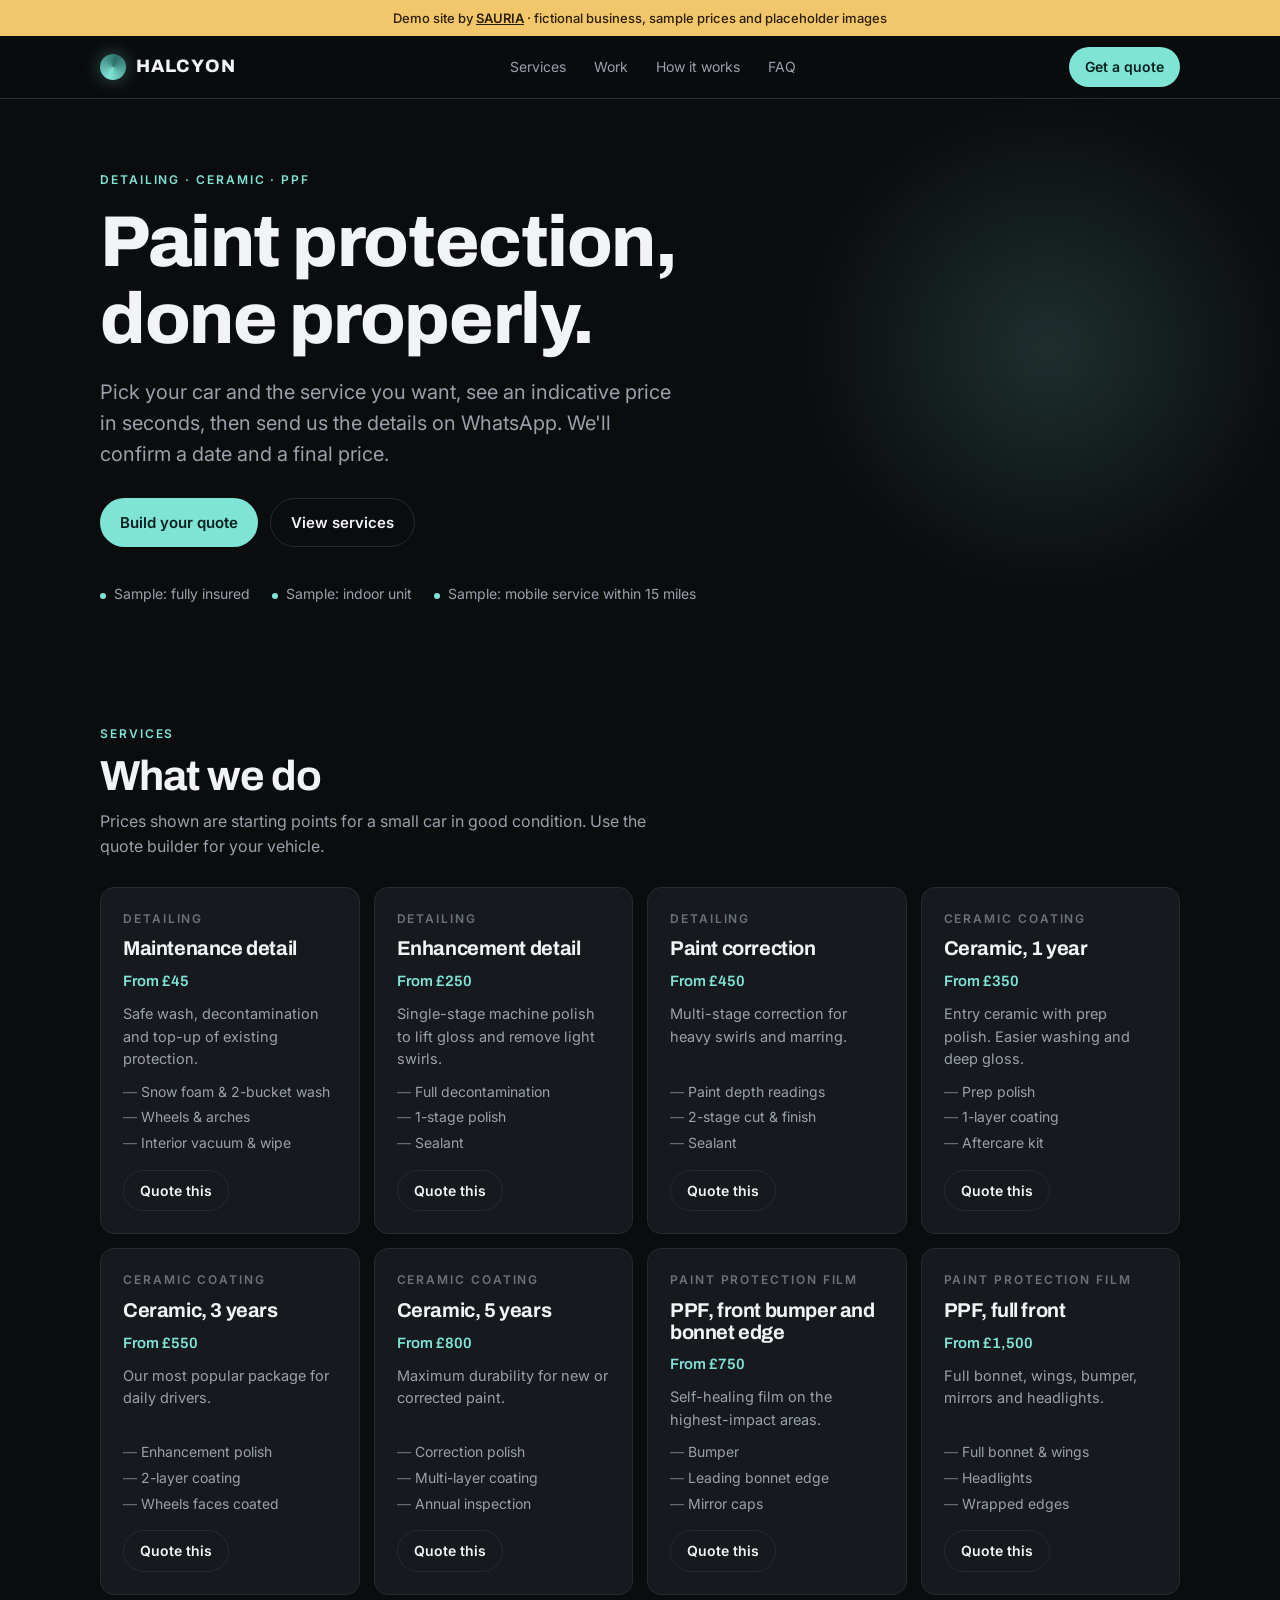
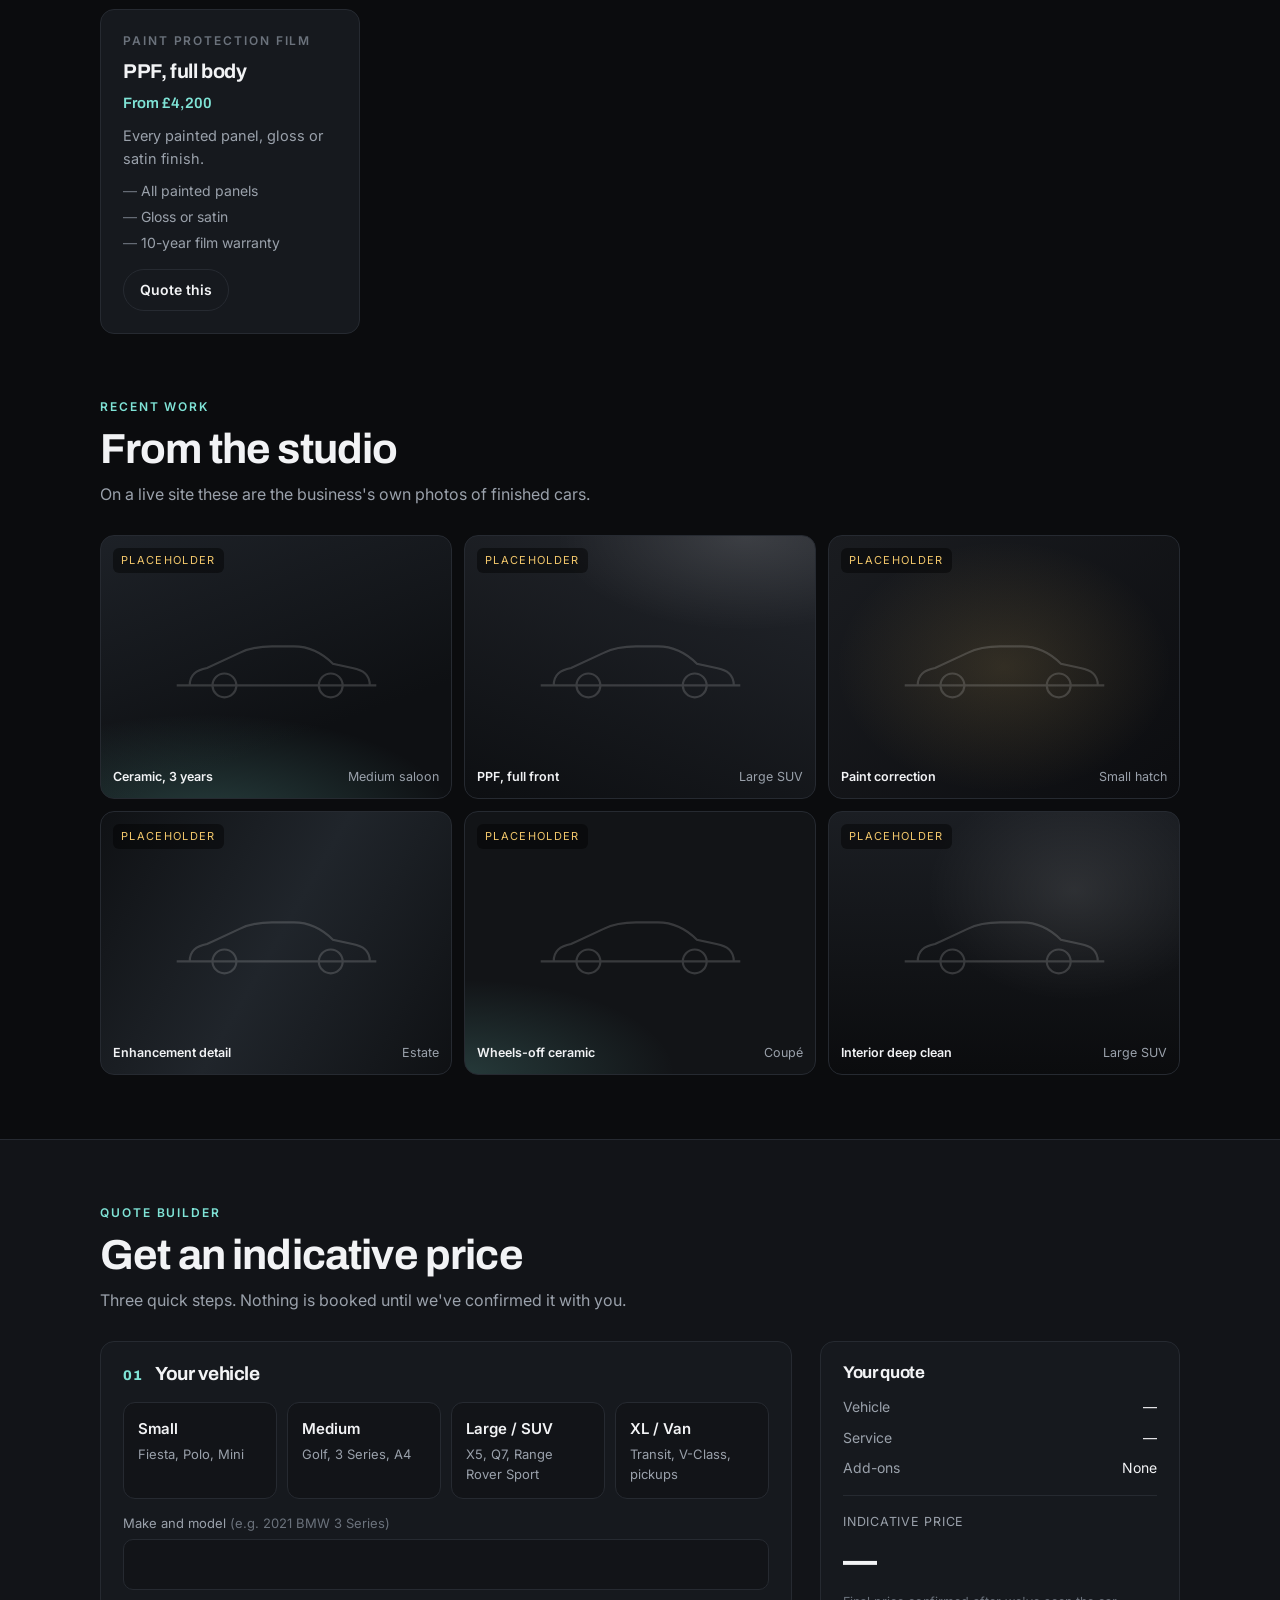
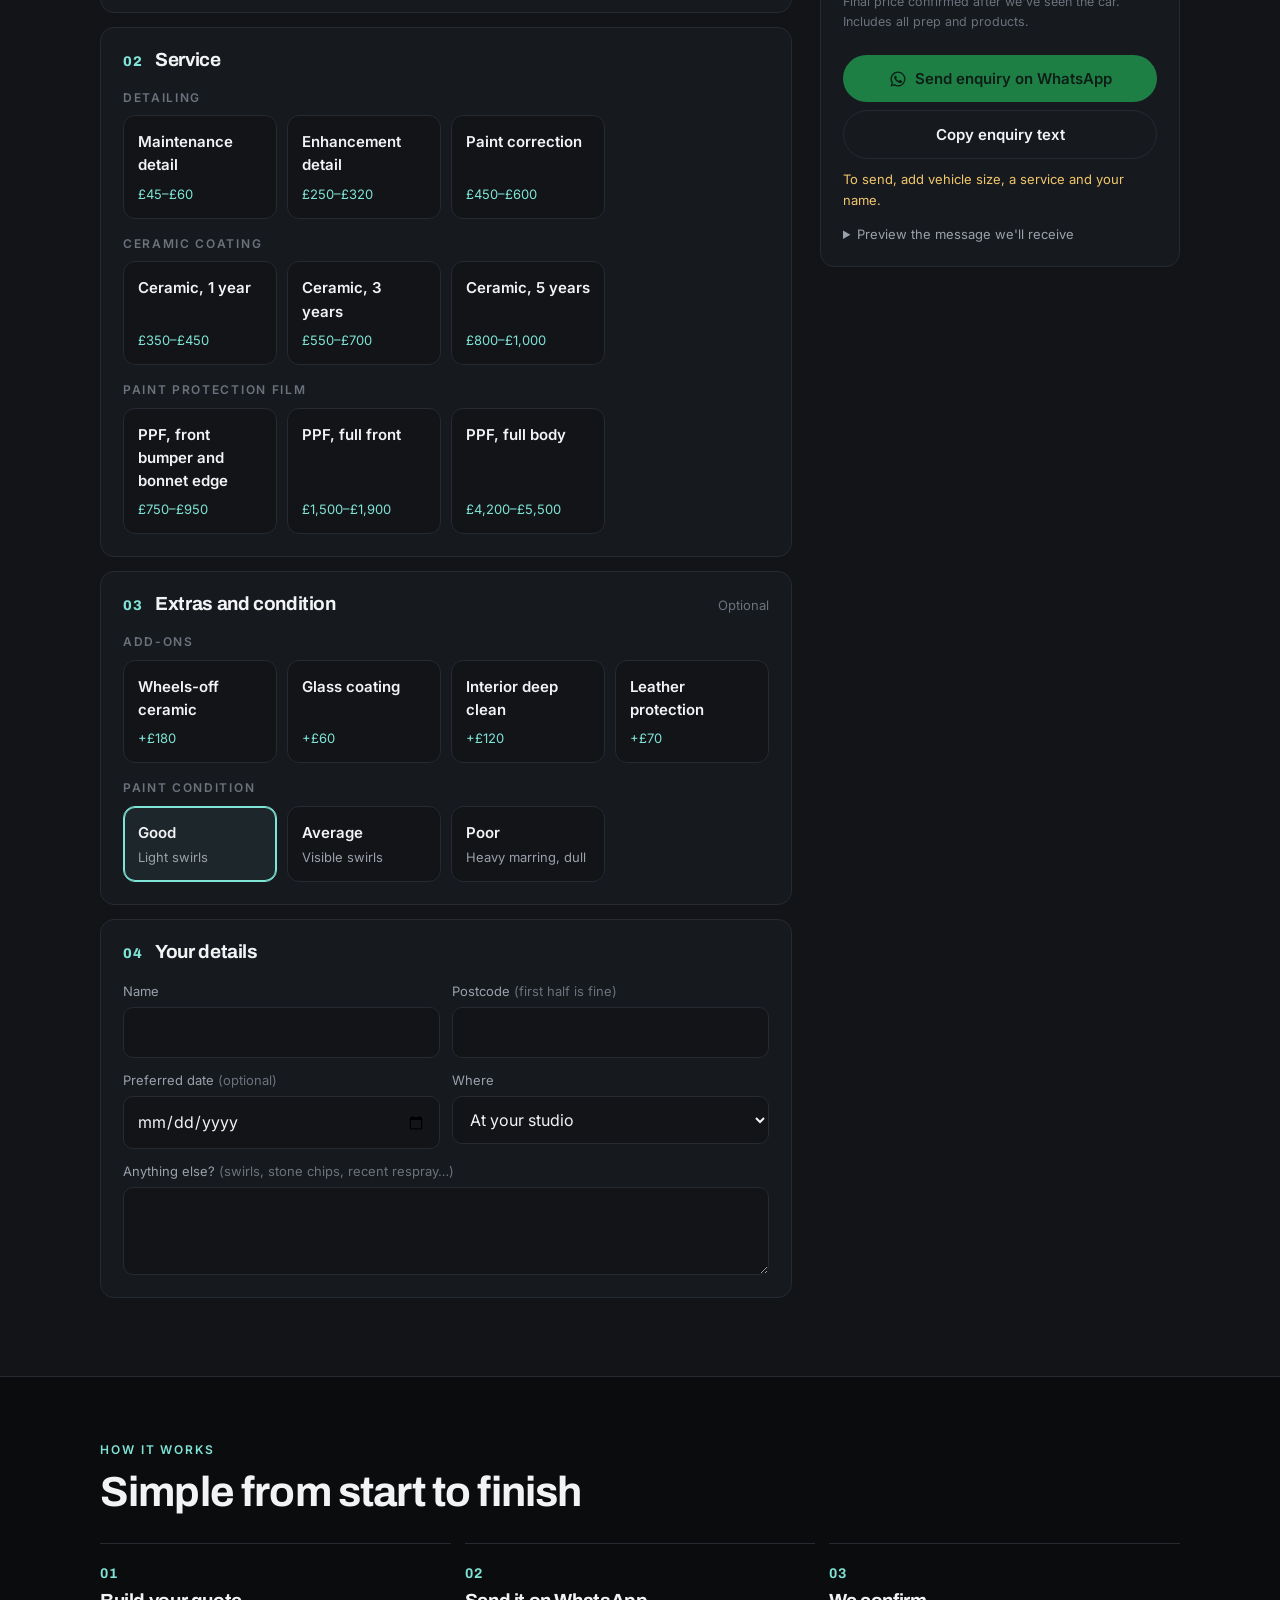
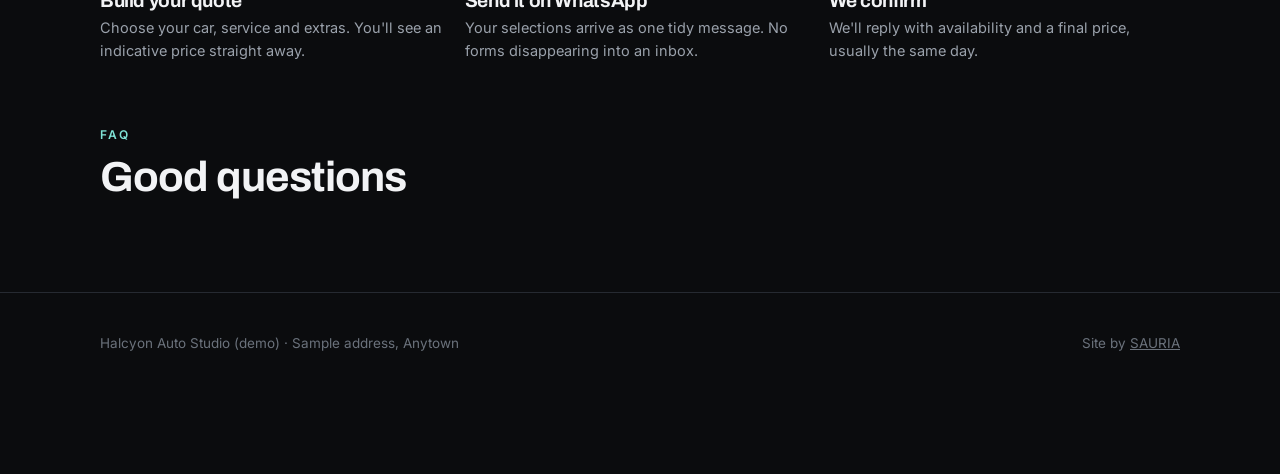
<file: demo/detailing/index.html>
<!DOCTYPE html>
<html lang="en">
<head>
<meta charset="UTF-8">
<meta name="viewport" content="width=device-width, initial-scale=1.0, viewport-fit=cover">
<title>Halcyon Auto Studio — Demo Quote Site</title>
<meta name="description" content="Demo: a branded quote-request site for detailing, ceramic coating and PPF studios. Fictional business, sample prices.">
<meta name="robots" content="noindex">
<meta name="theme-color" content="#0b0c0e">
<link rel="preconnect" href="https://fonts.googleapis.com">
<link rel="preconnect" href="https://fonts.gstatic.com" crossorigin>
<link href="https://fonts.googleapis.com/css2?family=Archivo:wght@400;500;600;800&family=Inter:wght@400;500;600&display=swap" rel="stylesheet">
<style>
:root{
  --bg:#0b0c0e;--bg2:#121418;--card:#16191e;--line:#262a31;--ink:#f2f3f5;--muted:#9aa1ab;--dim:#6b727c;
  --accent:#7fe3d6;--accent-ink:#06211d;--warn:#f2c76b;
  --radius:14px;--display:'Archivo',system-ui,sans-serif;--body:'Inter',system-ui,sans-serif;
}
*,*::before,*::after{box-sizing:border-box;margin:0;padding:0}
html{scroll-behavior:smooth;-webkit-text-size-adjust:100%}
body{background:var(--bg);color:var(--ink);font-family:var(--body);font-size:16px;line-height:1.55;-webkit-font-smoothing:antialiased;overflow-x:hidden}
a{color:inherit}
button,input,select,textarea{font:inherit;color:inherit}
img{max-width:100%;display:block}
.wrap{max-width:1120px;margin:0 auto;padding:0 20px}
h1,h2,h3{font-family:var(--display);line-height:1.08;letter-spacing:-.02em}
.eyebrow{font-size:12px;letter-spacing:.16em;text-transform:uppercase;color:var(--accent);font-weight:600}
.muted{color:var(--muted)}

/* demo banner */
.demo-bar{background:var(--warn);color:#2a1e00;font-size:13px;text-align:center;padding:8px 16px;font-weight:500}
.demo-bar a{font-weight:600}

/* header */
header{position:sticky;top:0;z-index:50;background:rgba(11,12,14,.86);backdrop-filter:blur(14px);-webkit-backdrop-filter:blur(14px);border-bottom:1px solid var(--line)}
.head{display:flex;align-items:center;justify-content:space-between;height:62px}
.logo{font-family:var(--display);font-weight:800;font-size:18px;letter-spacing:.06em;text-decoration:none;display:flex;align-items:center;gap:10px}
.logo-mark{width:26px;height:26px;border-radius:50%;background:conic-gradient(from 200deg,var(--accent),#2b6f68,var(--accent));box-shadow:0 0 18px rgba(127,227,214,.35)}
nav.links{display:flex;gap:28px;font-size:14px;color:var(--muted)}
nav.links a{text-decoration:none}nav.links a:hover{color:var(--ink)}
.btn{display:inline-flex;align-items:center;justify-content:center;gap:8px;border:0;border-radius:999px;padding:12px 20px;font-weight:600;font-size:15px;text-decoration:none;cursor:pointer;transition:transform .15s,background .2s,opacity .2s}
.btn:active{transform:scale(.98)}
.btn-primary{background:var(--accent);color:var(--accent-ink)}
.btn-ghost{background:transparent;border:1px solid var(--line);color:var(--ink)}
.btn-ghost:hover{border-color:var(--muted)}
.btn-wa{background:#25d366;color:#05230f}
.btn[disabled]{opacity:.45;cursor:not-allowed}
.btn-sm{padding:9px 16px;font-size:14px}

/* hero */
.hero{position:relative;padding:72px 0 56px;overflow:hidden}
.hero::before{content:"";position:absolute;inset:-20% -10% auto auto;width:720px;height:720px;background:radial-gradient(closest-side,rgba(127,227,214,.16),transparent 70%);pointer-events:none}
.hero h1{font-size:clamp(38px,7vw,72px);font-weight:800;max-width:14ch;margin:14px 0 18px}
.hero p.lead{font-size:clamp(17px,2.2vw,20px);color:var(--muted);max-width:44ch}
.hero-ctas{display:flex;gap:12px;flex-wrap:wrap;margin-top:28px}
.facts{display:flex;flex-wrap:wrap;gap:10px 22px;margin-top:36px;font-size:14px;color:var(--muted)}
.facts span::before{content:"";display:inline-block;width:6px;height:6px;border-radius:50%;background:var(--accent);margin-right:8px;vertical-align:middle}

section{padding:64px 0}
.sec-head{margin-bottom:28px}
.sec-head h2{font-size:clamp(28px,4.4vw,42px);margin-top:10px}
.sec-head p{color:var(--muted);margin-top:10px;max-width:56ch}

/* services */
.svc-grid{display:grid;grid-template-columns:repeat(auto-fill,minmax(250px,1fr));gap:14px}
.svc{background:var(--card);border:1px solid var(--line);border-radius:var(--radius);padding:22px;display:flex;flex-direction:column;gap:10px}
.svc h3{font-size:20px}
.svc .from{font-family:var(--display);font-size:15px;color:var(--accent);font-weight:600}
.svc p{font-size:14.5px;color:var(--muted);flex:1}
.svc ul{list-style:none;font-size:14px;color:var(--muted);display:grid;gap:4px}
.svc li::before{content:"— ";color:var(--dim)}
.svc .btn{align-self:flex-start;margin-top:6px}

/* gallery */
.gallery{display:grid;grid-template-columns:repeat(3,1fr);gap:12px}
.shot{position:relative;aspect-ratio:4/3;border-radius:var(--radius);overflow:hidden;border:1px solid var(--line);
  background:
    radial-gradient(120% 70% at 30% 110%,rgba(127,227,214,.22),transparent 60%),
    linear-gradient(160deg,#1d2127,#0e1013 70%)}
.shot:nth-child(2){background:radial-gradient(90% 60% at 80% 0%,rgba(255,255,255,.12),transparent 60%),linear-gradient(200deg,#23262c,#0d0f12)}
.shot:nth-child(3){background:radial-gradient(80% 80% at 50% 50%,rgba(242,199,107,.14),transparent 60%),linear-gradient(140deg,#1a1c20,#0c0d10)}
.shot:nth-child(4){background:linear-gradient(120deg,#0f1114,#20252b 50%,#0f1114)}
.shot:nth-child(5){background:radial-gradient(100% 60% at 0% 100%,rgba(127,227,214,.18),transparent 60%),#121417}
.shot:nth-child(6){background:radial-gradient(60% 60% at 70% 30%,rgba(255,255,255,.1),transparent 70%),linear-gradient(180deg,#1b1e23,#0b0c0e)}
.shot .tag{position:absolute;left:12px;bottom:12px;right:12px;display:flex;justify-content:space-between;gap:8px;font-size:12.5px}
.shot .tag b{font-weight:600}
.shot .ph{position:absolute;top:12px;left:12px;font-size:11px;letter-spacing:.12em;text-transform:uppercase;color:var(--warn);background:rgba(0,0,0,.45);padding:4px 8px;border-radius:6px}
.shot svg{position:absolute;inset:0;margin:auto;width:62%;opacity:.16}

/* quote builder */
#quote{background:var(--bg2);border-top:1px solid var(--line);border-bottom:1px solid var(--line)}
.q-layout{display:grid;grid-template-columns:minmax(0,1fr) 360px;gap:28px;align-items:start}
.step{background:var(--card);border:1px solid var(--line);border-radius:var(--radius);padding:22px;margin-bottom:14px}
.step-h{display:flex;align-items:baseline;gap:12px;margin-bottom:16px}
.step-n{font-family:var(--display);font-weight:800;color:var(--accent);font-size:14px;letter-spacing:.08em}
.step-h h3{font-size:19px}
.step-h small{color:var(--dim);font-size:13px;margin-left:auto}
.opts{display:grid;grid-template-columns:repeat(auto-fill,minmax(150px,1fr));gap:10px}
.opt{position:relative}
.opt input{position:absolute;opacity:0;pointer-events:none}
.opt label{display:flex;flex-direction:column;gap:3px;height:100%;padding:14px;border:1px solid var(--line);border-radius:12px;cursor:pointer;background:var(--bg2);transition:border-color .15s,background .15s}
.opt label:hover{border-color:#3a3f48}
.opt input:checked+label{border-color:var(--accent);background:rgba(127,227,214,.07);box-shadow:inset 0 0 0 1px var(--accent)}
.opt input:focus-visible+label{outline:2px solid var(--accent);outline-offset:2px}
.opt b{font-weight:600;font-size:15px}
.opt span{font-size:13px;color:var(--muted)}
.opt em{font-style:normal;font-size:13px;color:var(--accent);margin-top:auto;padding-top:4px}
.svc-group{margin-bottom:16px}
.svc-group:last-child{margin-bottom:0}
.svc-group h4{font-size:12px;letter-spacing:.14em;text-transform:uppercase;color:var(--dim);font-weight:600;margin-bottom:8px}
.fields{display:grid;grid-template-columns:1fr 1fr;gap:12px}
.field{display:flex;flex-direction:column;gap:6px}
.field.full{grid-column:1/-1}
.field label{font-size:13px;color:var(--muted)}
.field label i{font-style:normal;color:var(--dim)}
.field input,.field select,.field textarea{background:var(--bg2);border:1px solid var(--line);border-radius:10px;padding:12px 13px;font-size:16px;width:100%}
.field textarea{min-height:88px;resize:vertical}
.field input:focus,.field select:focus,.field textarea:focus{outline:none;border-color:var(--accent)}
.field.err input{border-color:#ff7a7a}

/* summary */
.summary{position:sticky;top:84px;background:var(--card);border:1px solid var(--line);border-radius:var(--radius);padding:22px}
.summary h3{font-size:17px;margin-bottom:14px}
.sum-rows{display:grid;gap:9px;font-size:14px;margin-bottom:16px}
.sum-row{display:flex;justify-content:space-between;gap:12px}
.sum-row span:first-child{color:var(--muted)}
.sum-row span:last-child{text-align:right}
.price{border-top:1px solid var(--line);padding-top:16px;margin-bottom:16px}
.price small{display:block;color:var(--muted);font-size:12.5px;letter-spacing:.06em;text-transform:uppercase}
.price strong{display:block;font-family:var(--display);font-size:34px;font-weight:800;letter-spacing:-.02em;margin:4px 0}
.price p{font-size:12.5px;color:var(--dim)}
.summary .btn{width:100%;margin-top:8px}
.hint{font-size:13px;color:var(--warn);margin-top:10px;min-height:1em}
.preview{margin-top:14px}
.preview summary{font-size:13px;color:var(--muted);cursor:pointer}
.preview pre{white-space:pre-wrap;font-family:var(--body);font-size:13px;background:var(--bg2);border:1px solid var(--line);border-radius:10px;padding:12px;margin-top:8px;color:var(--muted)}

/* how it works */
.how{display:grid;grid-template-columns:repeat(3,1fr);gap:14px}
.how div{border-top:1px solid var(--line);padding-top:16px}
.how b{font-family:var(--display);color:var(--accent);font-size:14px;letter-spacing:.08em}
.how h3{font-size:19px;margin:6px 0}
.how p{color:var(--muted);font-size:14.5px}

/* faq */
.faq details{border-bottom:1px solid var(--line);padding:16px 0}
.faq summary{cursor:pointer;font-weight:600;list-style:none;display:flex;justify-content:space-between;gap:16px}
.faq summary::after{content:"+";color:var(--accent);font-size:20px;line-height:1}
.faq details[open] summary::after{content:"–"}
.faq p{color:var(--muted);margin-top:10px;font-size:15px;max-width:70ch}

footer{padding:40px 0 120px;color:var(--dim);font-size:13.5px;border-top:1px solid var(--line)}
footer .wrap{display:flex;flex-wrap:wrap;gap:12px 28px;justify-content:space-between}

/* mobile sticky bar */
.mbar{display:none;position:fixed;left:0;right:0;bottom:0;z-index:60;background:rgba(18,20,24,.96);backdrop-filter:blur(12px);-webkit-backdrop-filter:blur(12px);border-top:1px solid var(--line);padding:12px 16px calc(12px + env(safe-area-inset-bottom));align-items:center;justify-content:space-between;gap:12px}
.mbar small{display:block;color:var(--muted);font-size:11.5px;letter-spacing:.06em;text-transform:uppercase}
.mbar strong{font-family:var(--display);font-size:20px}

.toast{position:fixed;left:50%;bottom:96px;transform:translate(-50%,20px);background:var(--ink);color:var(--bg);padding:10px 16px;border-radius:999px;font-size:14px;font-weight:500;opacity:0;pointer-events:none;transition:all .25s;z-index:80}
.toast.on{opacity:1;transform:translate(-50%,0)}

@media (max-width:900px){
  .q-layout{grid-template-columns:1fr}
  .summary{position:static}
  .gallery{grid-template-columns:repeat(2,1fr)}
  .how{grid-template-columns:1fr}
  nav.links{display:none}
  .mbar{display:flex}
}
@media (max-width:520px){
  .fields{grid-template-columns:1fr}
  .opts{grid-template-columns:1fr 1fr}
  .opts.single{grid-template-columns:1fr}
  .hero{padding:48px 0 40px}
  section{padding:52px 0}
  .step{padding:18px}
}
@media (prefers-reduced-motion:reduce){*{transition:none!important;scroll-behavior:auto!important}}
</style>
</head>
<body>

<div class="demo-bar">Demo site by <a href="https://sauria.studio">SAURIA</a> · fictional business, sample prices and placeholder images</div>

<header>
  <div class="wrap head">
    <a class="logo" href="#top"><span class="logo-mark" aria-hidden="true"></span><span data-bind="name">HALCYON</span></a>
    <nav class="links"><a href="#services">Services</a><a href="#work">Work</a><a href="#how">How it works</a><a href="#faq">FAQ</a></nav>
    <a class="btn btn-primary btn-sm" href="#quote">Get a quote</a>
  </div>
</header>

<main id="top">
  <div class="hero">
    <div class="wrap">
      <div class="eyebrow" data-bind="area">Detailing · Ceramic · PPF</div>
      <h1 data-bind="headline">Paint protection, done properly.</h1>
      <p class="lead" data-bind="intro">Pick your car and the service you want, see an indicative price in seconds, then send us the details on WhatsApp. We'll confirm a date and a final price.</p>
      <div class="hero-ctas">
        <a class="btn btn-primary" href="#quote">Build your quote</a>
        <a class="btn btn-ghost" href="#services">View services</a>
      </div>
      <div class="facts" id="facts"></div>
    </div>
  </div>

  <section id="services">
    <div class="wrap">
      <div class="sec-head">
        <div class="eyebrow">Services</div>
        <h2>What we do</h2>
        <p>Prices shown are starting points for a small car in good condition. Use the quote builder for your vehicle.</p>
      </div>
      <div class="svc-grid" id="svcGrid"></div>
    </div>
  </section>

  <section id="work" style="padding-top:0">
    <div class="wrap">
      <div class="sec-head">
        <div class="eyebrow">Recent work</div>
        <h2>From the studio</h2>
        <p>On a live site these are the business's own photos of finished cars.</p>
      </div>
      <div class="gallery" id="gallery"></div>
    </div>
  </section>

  <section id="quote">
    <div class="wrap">
      <div class="sec-head">
        <div class="eyebrow">Quote builder</div>
        <h2>Get an indicative price</h2>
        <p>Three quick steps. Nothing is booked until we've confirmed it with you.</p>
      </div>

      <div class="q-layout">
        <form id="qForm" novalidate>
          <div class="step">
            <div class="step-h"><span class="step-n">01</span><h3>Your vehicle</h3></div>
            <div class="opts" id="sizeOpts" role="radiogroup" aria-label="Vehicle size"></div>
            <div class="fields" style="margin-top:14px">
              <div class="field full"><label for="vehicle">Make and model <i>(e.g. 2021 BMW 3 Series)</i></label><input id="vehicle" name="vehicle" autocomplete="off"></div>
            </div>
          </div>

          <div class="step">
            <div class="step-h"><span class="step-n">02</span><h3>Service</h3></div>
            <div id="svcOpts"></div>
          </div>

          <div class="step">
            <div class="step-h"><span class="step-n">03</span><h3>Extras and condition</h3><small>Optional</small></div>
            <div class="svc-group">
              <h4>Add-ons</h4>
              <div class="opts" id="addonOpts"></div>
            </div>
            <div class="svc-group" id="condGroup">
              <h4>Paint condition</h4>
              <div class="opts" id="condOpts" role="radiogroup" aria-label="Paint condition"></div>
            </div>
          </div>

          <div class="step">
            <div class="step-h"><span class="step-n">04</span><h3>Your details</h3></div>
            <div class="fields">
              <div class="field" id="fName"><label for="name">Name</label><input id="name" name="name" autocomplete="name"></div>
              <div class="field"><label for="postcode">Postcode <i>(first half is fine)</i></label><input id="postcode" name="postcode" autocomplete="postal-code"></div>
              <div class="field"><label for="date">Preferred date <i>(optional)</i></label><input id="date" name="date" type="date"></div>
              <div class="field"><label for="where">Where</label><select id="where" name="where"></select></div>
              <div class="field full"><label for="notes">Anything else? <i>(swirls, stone chips, recent respray…)</i></label><textarea id="notes" name="notes"></textarea></div>
            </div>
          </div>
        </form>

        <aside class="summary" id="summary" aria-live="polite">
          <h3>Your quote</h3>
          <div class="sum-rows" id="sumRows"></div>
          <div class="price">
            <small>Indicative price</small>
            <strong id="priceOut">—</strong>
            <p data-bind="disclaimer">Final price confirmed after we've seen the car. Includes all prep and products.</p>
          </div>
          <a class="btn btn-wa" id="waBtn" href="#" target="_blank" rel="noopener">
            <svg width="18" height="18" viewBox="0 0 24 24" fill="currentColor" aria-hidden="true"><path d="M12 2a10 10 0 0 0-8.6 15.1L2 22l5-1.3A10 10 0 1 0 12 2Zm0 18.2a8.2 8.2 0 0 1-4.2-1.2l-.3-.2-3 .8.8-2.9-.2-.3A8.2 8.2 0 1 1 12 20.2Zm4.5-6.1c-.2-.1-1.5-.7-1.7-.8s-.4-.1-.6.1-.7.8-.8 1-.3.2-.5 0a6.7 6.7 0 0 1-3.3-2.9c-.3-.4.3-.4.7-1.3.1-.2 0-.3 0-.4l-.8-1.8c-.2-.5-.4-.4-.6-.4h-.5a1 1 0 0 0-.7.3 3 3 0 0 0-.9 2.2 5.2 5.2 0 0 0 1.1 2.7 11.8 11.8 0 0 0 4.5 4c1.7.7 2.3.8 3.1.6a2.7 2.7 0 0 0 1.8-1.2 2.2 2.2 0 0 0 .1-1.2c0-.1-.2-.2-.4-.3Z"/></svg>
            Send enquiry on WhatsApp
          </a>
          <a class="btn btn-ghost" id="bookBtn" href="#" target="_blank" rel="noopener">Check availability</a>
          <button class="btn btn-ghost" id="copyBtn" type="button">Copy enquiry text</button>
          <div class="hint" id="hint"></div>
          <details class="preview"><summary>Preview the message we'll receive</summary><pre id="msgPreview"></pre></details>
        </aside>
      </div>
    </div>
  </section>

  <section id="how">
    <div class="wrap">
      <div class="sec-head"><div class="eyebrow">How it works</div><h2>Simple from start to finish</h2></div>
      <div class="how">
        <div><b>01</b><h3>Build your quote</h3><p>Choose your car, service and extras. You'll see an indicative price straight away.</p></div>
        <div><b>02</b><h3>Send it on WhatsApp</h3><p>Your selections arrive as one tidy message. No forms disappearing into an inbox.</p></div>
        <div><b>03</b><h3>We confirm</h3><p>We'll reply with availability and a final price, usually the same day.</p></div>
      </div>
    </div>
  </section>

  <section id="faq" style="padding-top:0">
    <div class="wrap">
      <div class="sec-head"><div class="eyebrow">FAQ</div><h2>Good questions</h2></div>
      <div class="faq" id="faqList"></div>
    </div>
  </section>
</main>

<footer>
  <div class="wrap">
    <span><span data-bind="legalName">Halcyon Auto Studio</span> · <span data-bind="address">Sample address</span></span>
    <span>Site by <a href="https://sauria.studio">SAURIA</a></span>
  </div>
</footer>

<div class="mbar" id="mbar">
  <div><small>Indicative</small><strong id="mPrice">Build a quote</strong></div>
  <a class="btn btn-wa btn-sm" id="mBtn" href="#quote">Get quote</a>
</div>
<div class="toast" id="toast"></div>

<script>
/* ==========================================================================
   CONFIG — everything client-specific lives here.
   Swap this block per customer; the rest of the page builds itself from it.
   Prices: [low, high] in GBP for a SMALL car in GOOD condition.
   ========================================================================== */
const CONFIG = {
  business: {
    name: "HALCYON",
    legalName: "Halcyon Auto Studio (demo)",
    area: "Detailing · Ceramic · PPF",
    headline: "Paint protection, done properly.",
    intro: "Pick your car and the service you want, see an indicative price in seconds, then send us the details on WhatsApp. We'll confirm a date and a final price.",
    address: "Sample address, Anytown",
    // International format, digits only. Use ?wa=447XXXXXXXXX in the URL to test with your own number.
    whatsapp: "447700900000",
    bookingUrl: "",          // e.g. Calendly / Square / Setmore link. Empty = button hidden.
    disclaimer: "Final price confirmed after we've seen the car. Includes all prep and products.",
    facts: ["Sample: fully insured", "Sample: indoor unit", "Sample: mobile service within 15 miles"],
    locations: ["At your studio", "Mobile (at my address)"]
  },

  sizes: [
    { id: "small",  label: "Small",        hint: "Fiesta, Polo, Mini",        mult: 1.00 },
    { id: "medium", label: "Medium",       hint: "Golf, 3 Series, A4",        mult: 1.15 },
    { id: "large",  label: "Large / SUV",  hint: "X5, Q7, Range Rover Sport", mult: 1.35 },
    { id: "xl",     label: "XL / Van",     hint: "Transit, V-Class, pickups", mult: 1.55 }
  ],

  conditions: [
    { id: "good",    label: "Good",    hint: "Light swirls",        mult: 1.00 },
    { id: "average", label: "Average", hint: "Visible swirls",      mult: 1.12 },
    { id: "poor",    label: "Poor",    hint: "Heavy marring, dull", mult: 1.28 }
  ],

  // `paint: true` = price scales with paint condition.
  services: [
    { group: "Detailing", id: "maint",  name: "Maintenance detail", price: [45, 60],   paint: false,
      blurb: "Safe wash, decontamination and top-up of existing protection.", incl: ["Snow foam & 2-bucket wash", "Wheels & arches", "Interior vacuum & wipe"] },
    { group: "Detailing", id: "enh",    name: "Enhancement detail", price: [250, 320], paint: true,
      blurb: "Single-stage machine polish to lift gloss and remove light swirls.", incl: ["Full decontamination", "1-stage polish", "Sealant"] },
    { group: "Detailing", id: "corr",   name: "Paint correction",   price: [450, 600], paint: true,
      blurb: "Multi-stage correction for heavy swirls and marring.", incl: ["Paint depth readings", "2-stage cut & finish", "Sealant"] },
    { group: "Ceramic coating", id: "cer1", name: "Ceramic, 1 year",  price: [350, 450],  paint: true,
      blurb: "Entry ceramic with prep polish. Easier washing and deep gloss.", incl: ["Prep polish", "1-layer coating", "Aftercare kit"] },
    { group: "Ceramic coating", id: "cer3", name: "Ceramic, 3 years", price: [550, 700],  paint: true,
      blurb: "Our most popular package for daily drivers.", incl: ["Enhancement polish", "2-layer coating", "Wheels faces coated"] },
    { group: "Ceramic coating", id: "cer5", name: "Ceramic, 5 years", price: [800, 1000], paint: true,
      blurb: "Maximum durability for new or corrected paint.", incl: ["Correction polish", "Multi-layer coating", "Annual inspection"] },
    { group: "Paint protection film", id: "ppf1", name: "PPF, front bumper and bonnet edge", price: [750, 950],  paint: false,
      blurb: "Self-healing film on the highest-impact areas.", incl: ["Bumper", "Leading bonnet edge", "Mirror caps"] },
    { group: "Paint protection film", id: "ppf2", name: "PPF, full front",  price: [1500, 1900], paint: false,
      blurb: "Full bonnet, wings, bumper, mirrors and headlights.", incl: ["Full bonnet & wings", "Headlights", "Wrapped edges"] },
    { group: "Paint protection film", id: "ppf3", name: "PPF, full body",   price: [4200, 5500], paint: false,
      blurb: "Every painted panel, gloss or satin finish.", incl: ["All painted panels", "Gloss or satin", "10-year film warranty"] }
  ],

  // `scale: true` = add-on price scales with vehicle size.
  addons: [
    { id: "wheels",  name: "Wheels-off ceramic",   price: 180, scale: false },
    { id: "glass",   name: "Glass coating",        price: 60,  scale: false },
    { id: "interior",name: "Interior deep clean",  price: 120, scale: true  },
    { id: "leather", name: "Leather protection",   price: 70,  scale: true  }
  ],

  faq: [
    ["Is the price on screen final?", "It's an indicative range based on your selections. We confirm the final price once we've seen the car. Paint condition makes the biggest difference."],
    ["How long will you need the car?", "Maintenance details take a few hours. Correction and ceramic packages usually take 1–3 days. Full-body PPF can take up to a week."],
    ["Do I need correction before ceramic?", "Every ceramic package includes prep polishing. If the paint is heavily marked we'll recommend correction first and explain why."],
    ["Can you come to me?", "Detailing and smaller ceramic jobs can be done mobile if you have cover. PPF and multi-layer ceramic are done in the unit."]
  ],

  roundTo: 5,
  currency: "£"
};

/* ===== URL overrides (for demos & testing) ===== */
const params = new URLSearchParams(location.search);
if (/^\d{8,15}$/.test(params.get("wa") || "")) CONFIG.business.whatsapp = params.get("wa");
if (params.get("book")) CONFIG.business.bookingUrl = params.get("book");

/* ===== helpers ===== */
const $ = s => document.querySelector(s);
const esc = s => String(s).replace(/[&<>"']/g, c => ({ "&":"&amp;","<":"&lt;",">":"&gt;",'"':"&quot;","'":"&#39;" }[c]));
const round = n => Math.round(n / CONFIG.roundTo) * CONFIG.roundTo;
const money = n => CONFIG.currency + n.toLocaleString("en-GB");
const range = (a, b) => a === b ? money(a) : `${money(a)}–${money(b)}`;
const B = CONFIG.business;

/* ===== bind business copy ===== */
document.querySelectorAll("[data-bind]").forEach(el => { const v = B[el.dataset.bind]; if (v) el.textContent = v; });
document.title = `${B.legalName.replace(/\s*\(demo\)/i, "")} — Get a quote`;
$("#facts").innerHTML = B.facts.map(f => `<span>${esc(f)}</span>`).join("");
$("#where").innerHTML = B.locations.map(l => `<option>${esc(l)}</option>`).join("");

/* ===== services grid ===== */
$("#svcGrid").innerHTML = CONFIG.services.map(s => `
  <article class="svc">
    <div class="eyebrow" style="color:var(--dim)">${esc(s.group)}</div>
    <h3>${esc(s.name)}</h3>
    <div class="from">From ${money(s.price[0])}</div>
    <p>${esc(s.blurb)}</p>
    <ul>${s.incl.map(i => `<li>${esc(i)}</li>`).join("")}</ul>
    <a class="btn btn-ghost btn-sm" href="#quote" data-pick="${s.id}">Quote this</a>
  </article>`).join("");

/* ===== gallery placeholders ===== */
const carSvg = `<svg viewBox="0 0 200 70" fill="none" stroke="#fff" stroke-width="2"><path d="M8 52h184M20 52c0-10 6-14 16-16l30-14c8-4 18-6 30-6h20c14 0 26 6 36 16l18 4c10 2 16 6 16 16"/><circle cx="52" cy="52" r="11"/><circle cx="150" cy="52" r="11"/></svg>`;
const shots = [["Ceramic, 3 years","Medium saloon"],["PPF, full front","Large SUV"],["Paint correction","Small hatch"],["Enhancement detail","Estate"],["Wheels-off ceramic","Coupé"],["Interior deep clean","Large SUV"]];
$("#gallery").innerHTML = shots.map(([a, b]) => `<div class="shot">${carSvg}<span class="ph">Placeholder</span><div class="tag"><b>${esc(a)}</b><span class="muted">${esc(b)}</span></div></div>`).join("");

/* ===== quote builder: render options ===== */
const radio = (name, id, title, sub, extra = "") =>
  `<div class="opt"><input type="radio" name="${name}" id="${name}-${id}" value="${id}"><label for="${name}-${id}"><b>${esc(title)}</b>${sub ? `<span>${esc(sub)}</span>` : ""}${extra}</label></div>`;

$("#sizeOpts").innerHTML = CONFIG.sizes.map(s => radio("size", s.id, s.label, s.hint)).join("");
$("#condOpts").innerHTML = CONFIG.conditions.map(c => radio("cond", c.id, c.label, c.hint)).join("");

const groups = [...new Set(CONFIG.services.map(s => s.group))];
$("#svcOpts").innerHTML = groups.map(g => `
  <div class="svc-group"><h4>${esc(g)}</h4><div class="opts">
    ${CONFIG.services.filter(s => s.group === g).map(s => radio("svc", s.id, s.name, "", `<em data-svc-price="${s.id}"></em>`)).join("")}
  </div></div>`).join("");

$("#addonOpts").innerHTML = CONFIG.addons.map(a => `
  <div class="opt"><input type="checkbox" name="addon" id="addon-${a.id}" value="${a.id}">
  <label for="addon-${a.id}"><b>${esc(a.name)}</b><em data-addon-price="${a.id}"></em></label></div>`).join("");

document.querySelector('input[name="cond"][value="good"]').checked = true;

/* ===== pricing engine ===== */
function state() {
  const f = $("#qForm");
  const get = n => (f.querySelector(`input[name="${n}"]:checked`) || {}).value;
  return {
    size: CONFIG.sizes.find(s => s.id === get("size")),
    svc: CONFIG.services.find(s => s.id === get("svc")),
    cond: CONFIG.conditions.find(c => c.id === get("cond")),
    addons: [...f.querySelectorAll('input[name="addon"]:checked')].map(i => CONFIG.addons.find(a => a.id === i.value)),
    vehicle: $("#vehicle").value.trim(),
    name: $("#name").value.trim(),
    postcode: $("#postcode").value.trim().toUpperCase(),
    date: $("#date").value,
    where: $("#where").value,
    notes: $("#notes").value.trim()
  };
}

function servicePrice(svc, size, cond) {
  const m = (size ? size.mult : 1) * (svc.paint && cond ? cond.mult : 1);
  return [round(svc.price[0] * m), round(svc.price[1] * m)];
}
const addonPrice = (a, size) => round(a.price * (a.scale && size ? size.mult : 1));

function quote(s) {
  if (!s.svc) return null;
  let [lo, hi] = servicePrice(s.svc, s.size, s.cond);
  s.addons.forEach(a => { const p = addonPrice(a, s.size); lo += p; hi += p; });
  return [lo, hi];
}

/* ===== message ===== */
function fmtDate(d) {
  if (!d) return "";
  const [y, m, day] = d.split("-").map(Number);
  return new Date(y, m - 1, day).toLocaleDateString("en-GB", { weekday: "short", day: "numeric", month: "short" });
}

function message(s, q) {
  const L = [`Hi ${B.legalName.replace(/\s*\(demo\)/i, "")}, I'd like a quote.`, ""];
  L.push(`• Vehicle: ${s.vehicle || "not given"}${s.size ? ` (${s.size.label})` : ""}`);
  L.push(`• Service: ${s.svc ? s.svc.name : "not chosen"}`);
  if (s.addons.length) L.push(`• Add-ons: ${s.addons.map(a => a.name).join(", ")}`);
  if (s.svc && s.svc.paint && s.cond) L.push(`• Paint condition: ${s.cond.label}`);
  if (q) L.push(`• Indicative price shown: ${range(q[0], q[1])}`);
  L.push(`• Where: ${s.where}`);
  if (s.postcode) L.push(`• Postcode: ${s.postcode}`);
  if (s.date) L.push(`• Preferred date: ${fmtDate(s.date)}`);
  if (s.notes) { L.push("", `Notes: ${s.notes}`); }
  L.push("", `Name: ${s.name || "—"}`);
  return L.join("\n");
}

/* ===== render ===== */
function render() {
  const s = state(), q = quote(s);

  // live per-option prices for the selected size/condition
  CONFIG.services.forEach(svc => {
    const [a, b] = servicePrice(svc, s.size, s.cond);
    document.querySelector(`[data-svc-price="${svc.id}"]`).textContent = range(a, b);
  });
  CONFIG.addons.forEach(a => { document.querySelector(`[data-addon-price="${a.id}"]`).textContent = "+" + money(addonPrice(a, s.size)); });
  $("#condGroup").style.opacity = s.svc && !s.svc.paint ? .4 : 1;

  const rows = [
    ["Vehicle", s.size ? s.size.label + (s.vehicle ? ` · ${s.vehicle}` : "") : "—"],
    ["Service", s.svc ? s.svc.name : "—"],
    ["Add-ons", s.addons.length ? s.addons.map(a => a.name).join(", ") : "None"],
  ];
  if (s.svc && s.svc.paint) rows.push(["Condition", s.cond.label]);
  $("#sumRows").innerHTML = rows.map(([k, v]) => `<div class="sum-row"><span>${k}</span><span>${esc(v)}</span></div>`).join("");

  const priceTxt = q ? range(q[0], q[1]) : "—";
  $("#priceOut").textContent = priceTxt;
  $("#mPrice").textContent = q ? priceTxt : "Build a quote";

  const msg = message(s, q);
  $("#msgPreview").textContent = msg;

  const missing = [];
  if (!s.size) missing.push("vehicle size");
  if (!s.svc) missing.push("a service");
  if (!s.name) missing.push("your name");
  const ready = !missing.length;

  const wa = `https://wa.me/${B.whatsapp}?text=${encodeURIComponent(msg)}`;
  const waBtn = $("#waBtn");
  waBtn.href = ready ? wa : "#quote";
  waBtn.toggleAttribute("aria-disabled", !ready);
  waBtn.style.opacity = ready ? 1 : .55;
  $("#hint").textContent = ready ? "" : `To send, add ${missing.join(", ").replace(/, ([^,]*)$/, " and $1")}.`;

  const mBtn = $("#mBtn");
  if (ready) { mBtn.href = wa; mBtn.target = "_blank"; mBtn.textContent = "Send on WhatsApp"; }
  else { mBtn.href = "#quote"; mBtn.removeAttribute("target"); mBtn.textContent = q ? "Finish quote" : "Get quote"; }

  const book = $("#bookBtn");
  book.style.display = B.bookingUrl ? "" : "none";
  if (B.bookingUrl) book.href = B.bookingUrl;

  return { s, q, msg, ready };
}

/* ===== events ===== */
$("#qForm").addEventListener("input", render);
$("#qForm").addEventListener("change", render);

$("#waBtn").addEventListener("click", e => {
  const { ready } = render();
  if (!ready) {
    e.preventDefault();
    if (!$("#name").value.trim()) $("#fName").classList.add("err");
    const first = !state().size ? "#sizeOpts" : !state().svc ? "#svcOpts" : "#name";
    document.querySelector(first).scrollIntoView({ behavior: "smooth", block: "center" });
    if (first === "#name") setTimeout(() => $("#name").focus({ preventScroll: true }), 350);
  }
});
$("#name").addEventListener("input", () => $("#fName").classList.remove("err"));

$("#copyBtn").addEventListener("click", async () => {
  const { msg } = render();
  try { await navigator.clipboard.writeText(msg); toast("Enquiry copied"); }
  catch { toast("Couldn't copy, open the preview below"); $(".preview").open = true; }
});

document.addEventListener("click", e => {
  const pick = e.target.closest("[data-pick]");
  if (!pick) return;
  const r = document.getElementById("svc-" + pick.dataset.pick);
  if (r) { r.checked = true; render(); }
});

let tt;
function toast(t) { const el = $("#toast"); el.textContent = t; el.classList.add("on"); clearTimeout(tt); tt = setTimeout(() => el.classList.remove("on"), 1800); }

// date: no past days
$("#date").min = new Date(Date.now() - new Date().getTimezoneOffset() * 6e4).toISOString().slice(0, 10);

render();
</script>
</body>
</html>
</file>
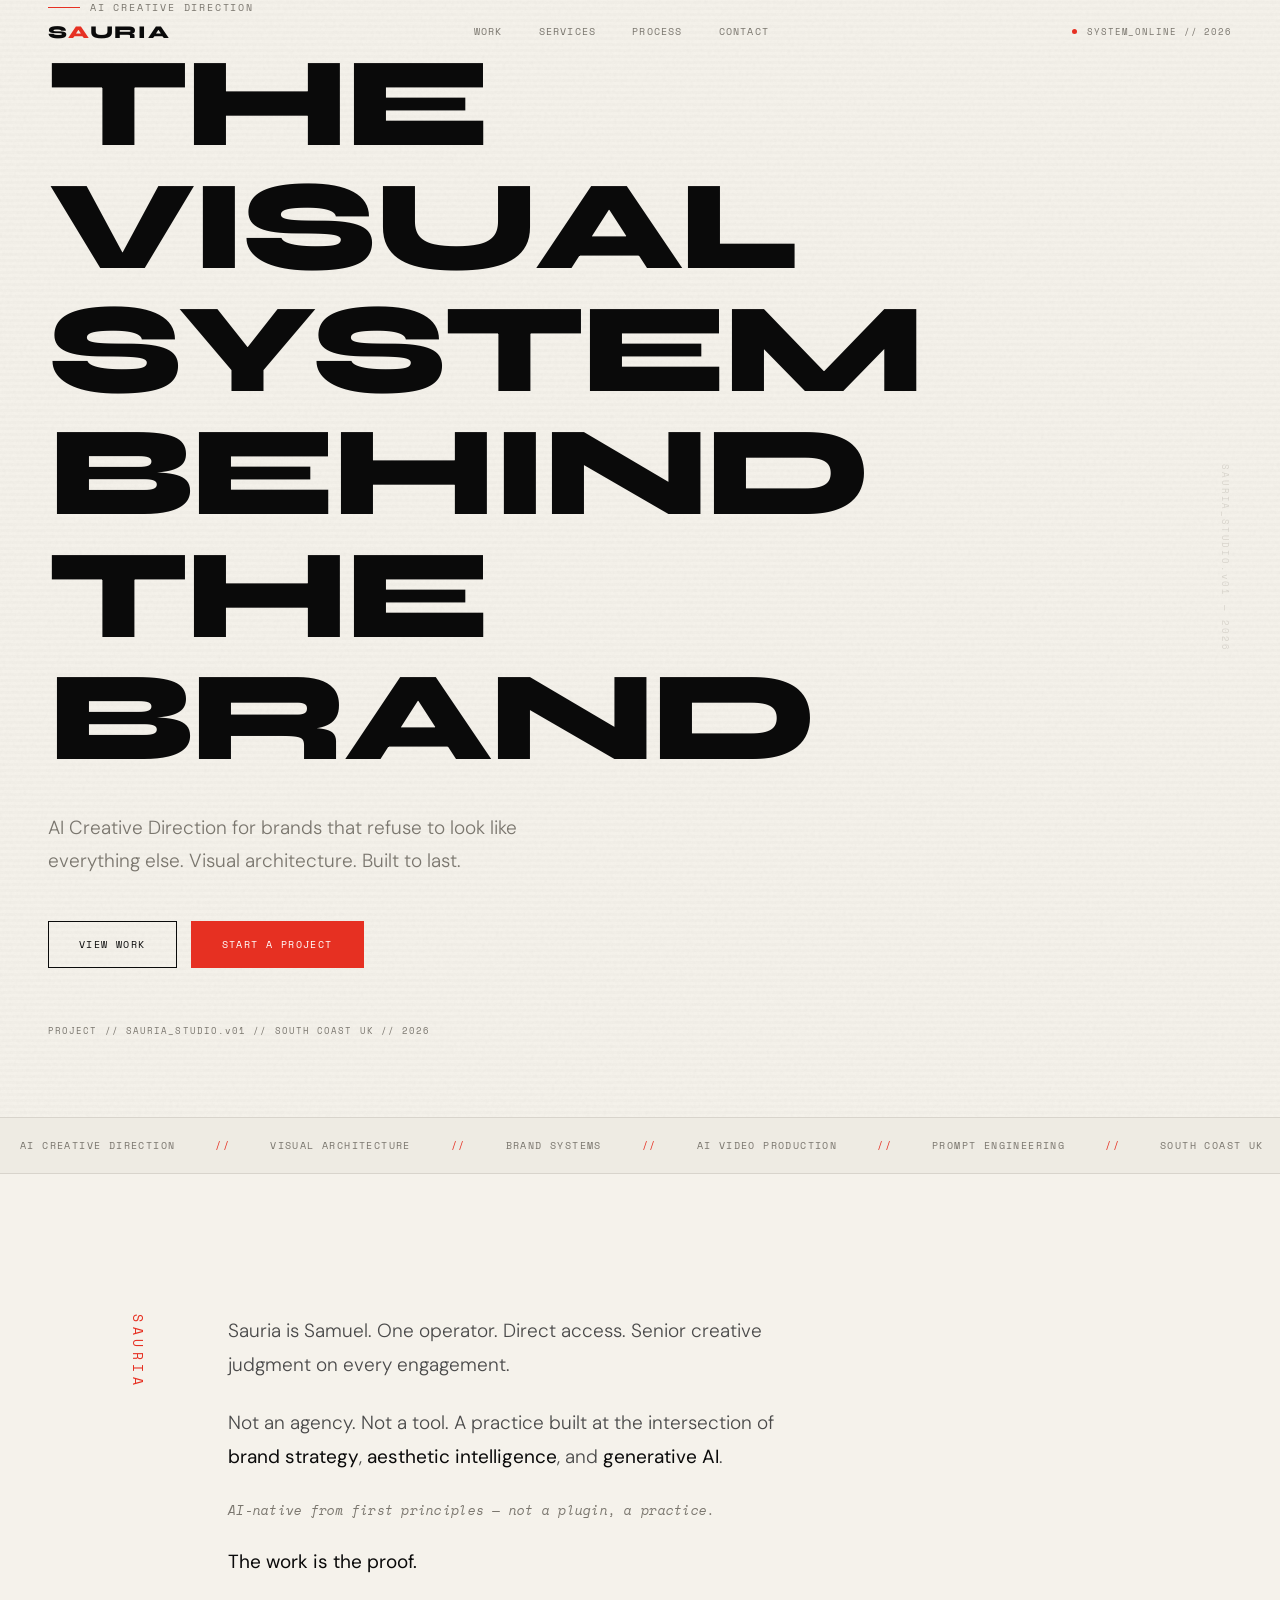
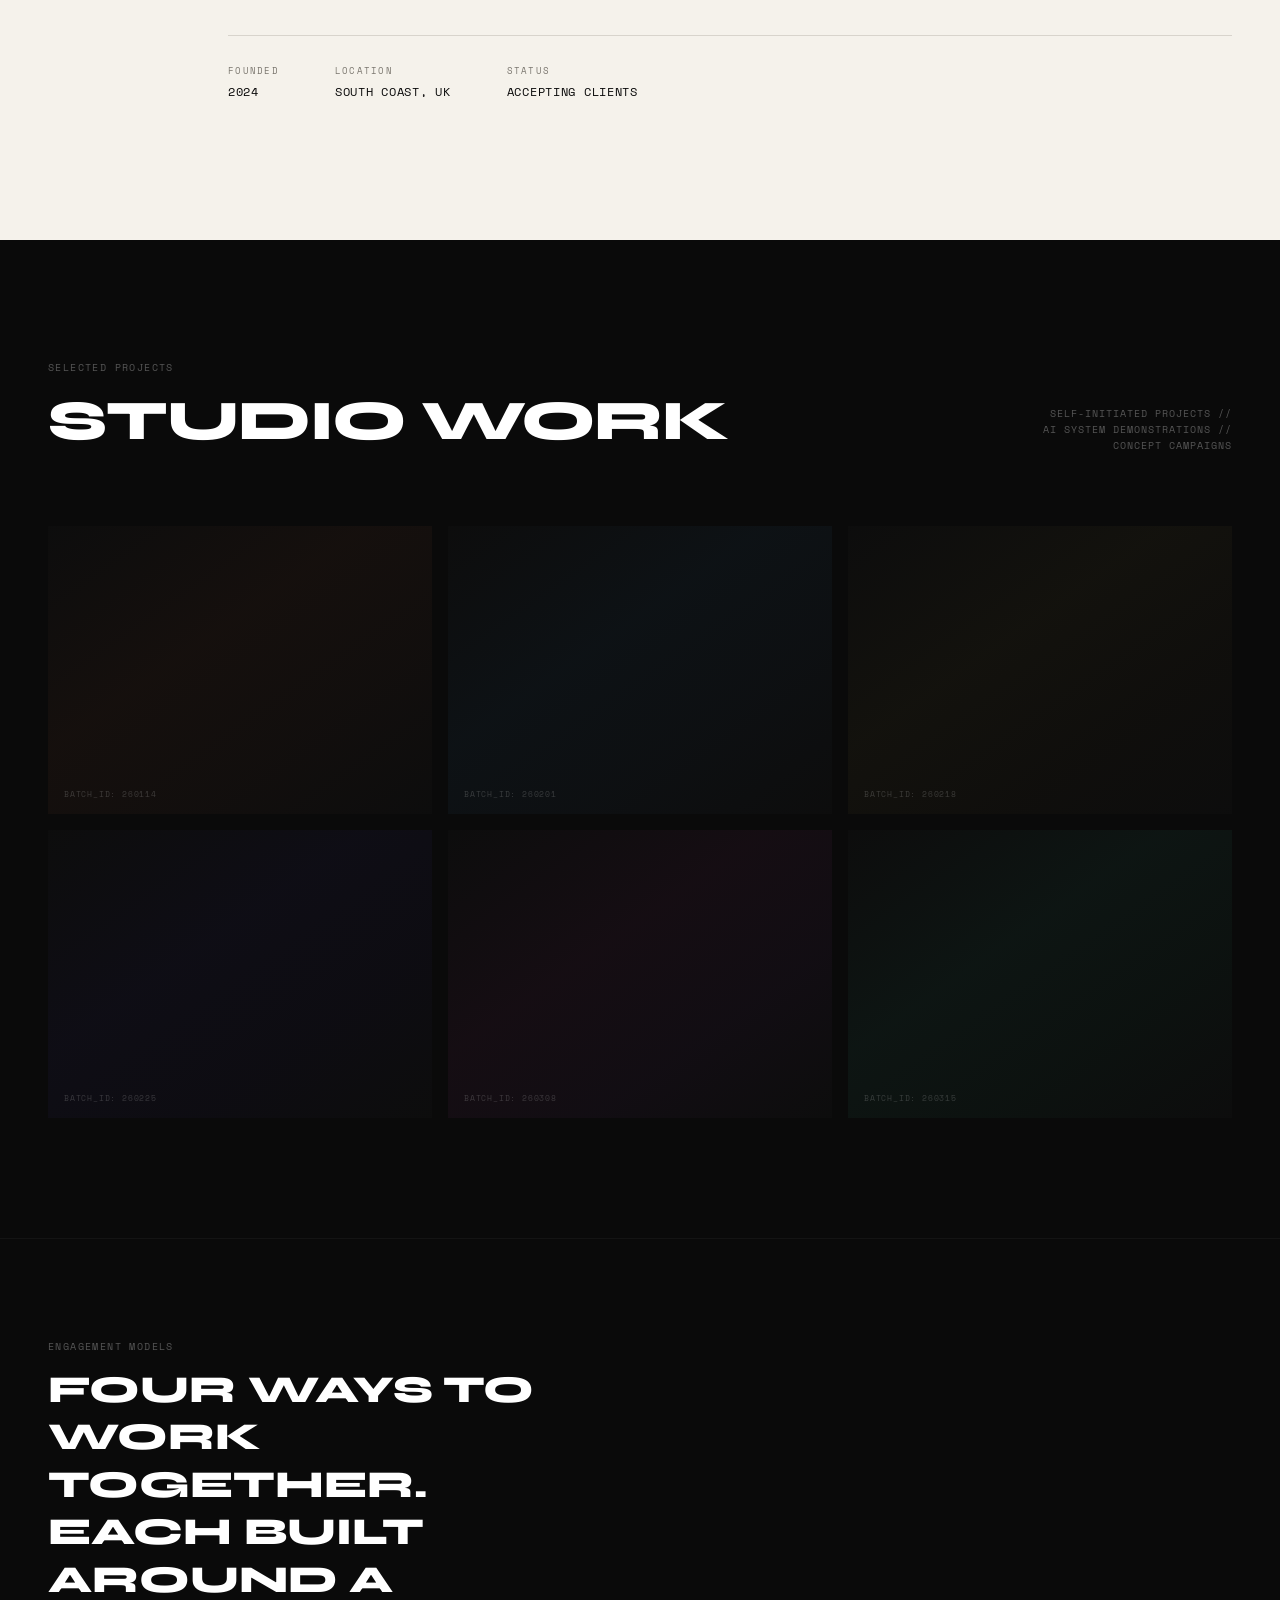
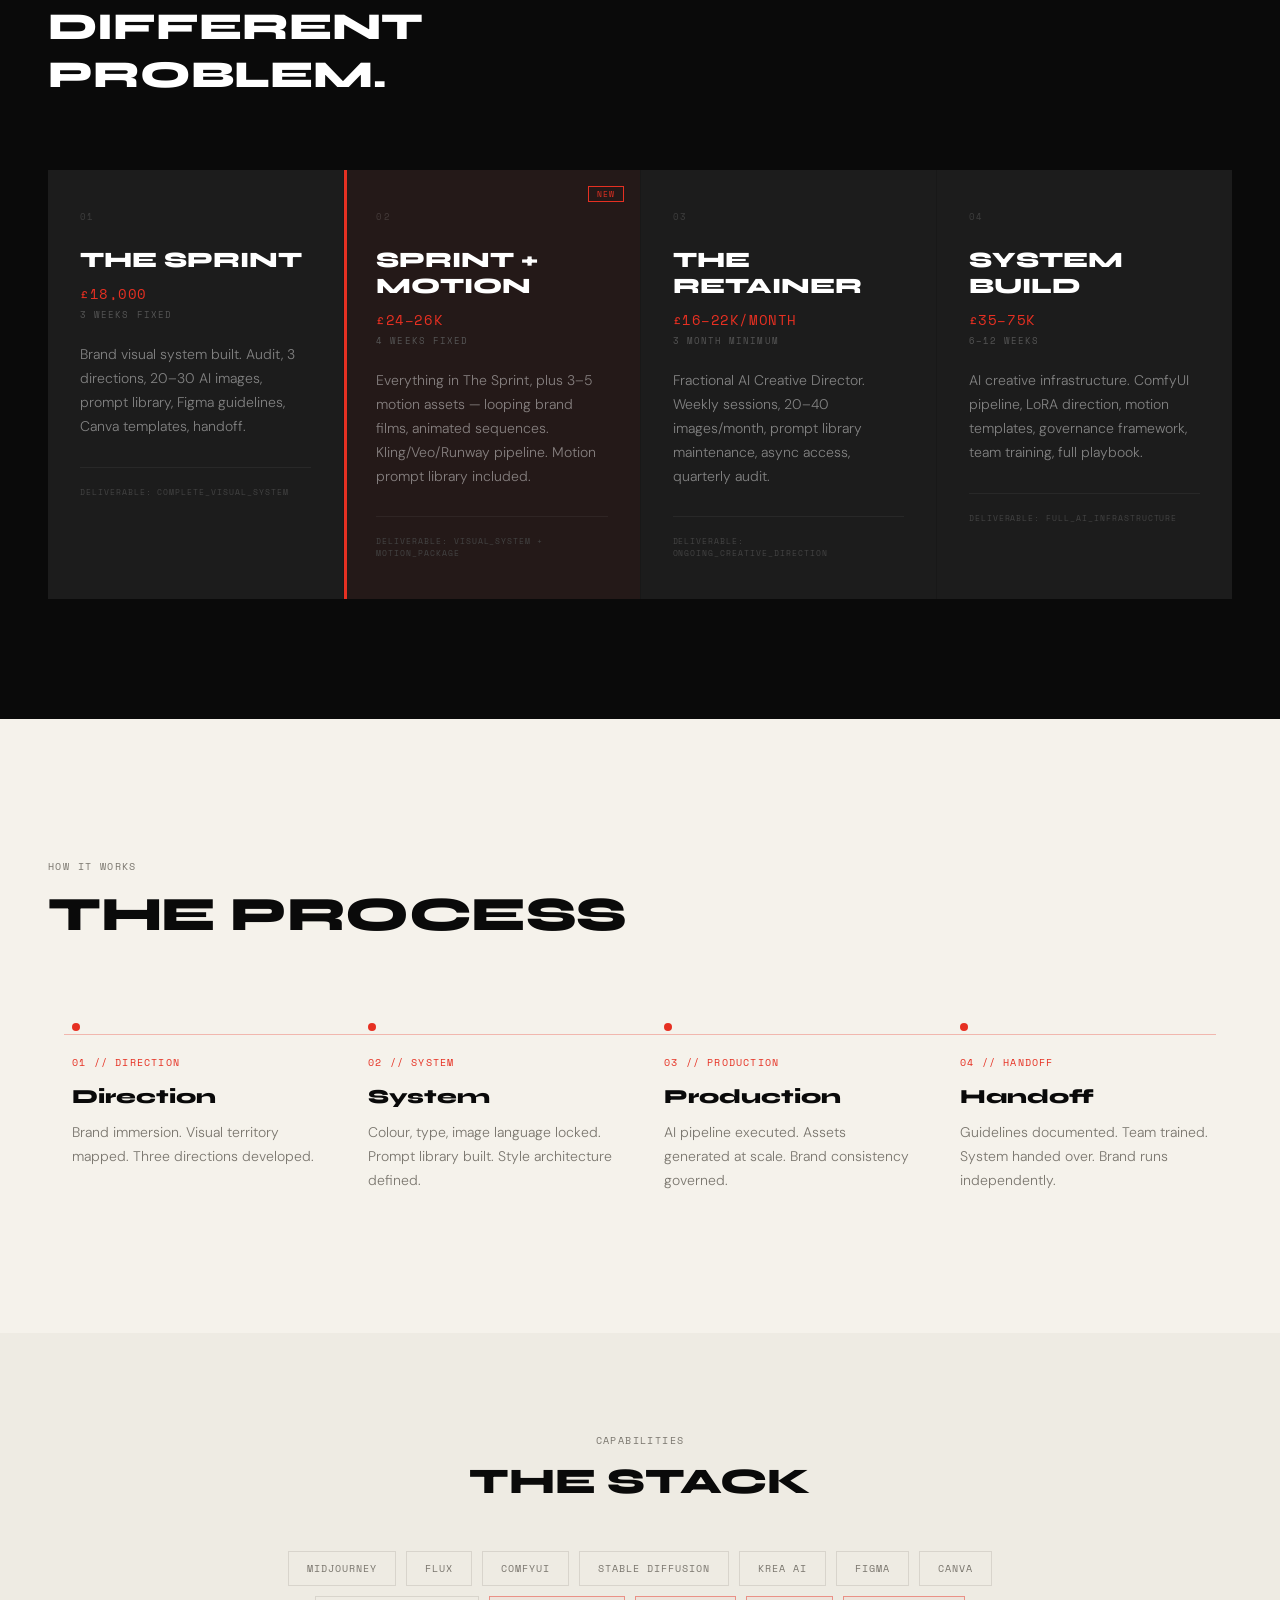
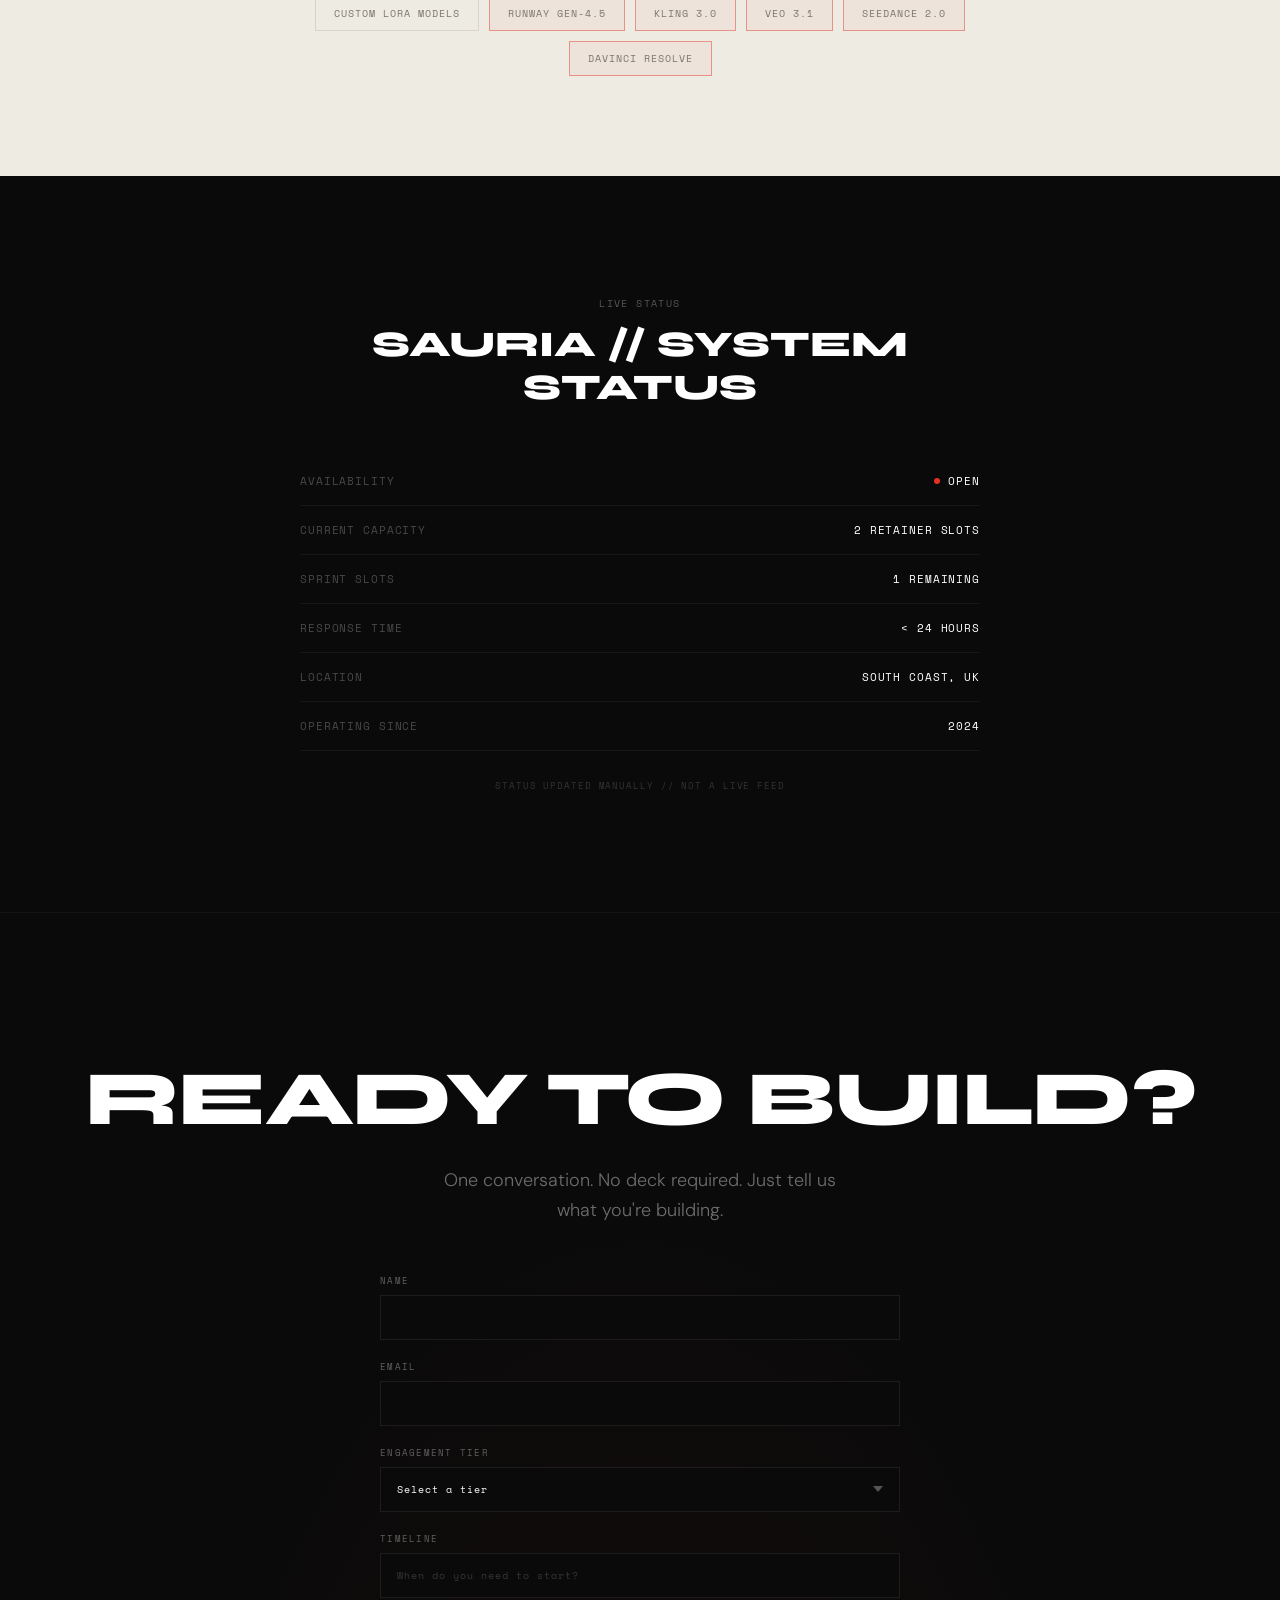
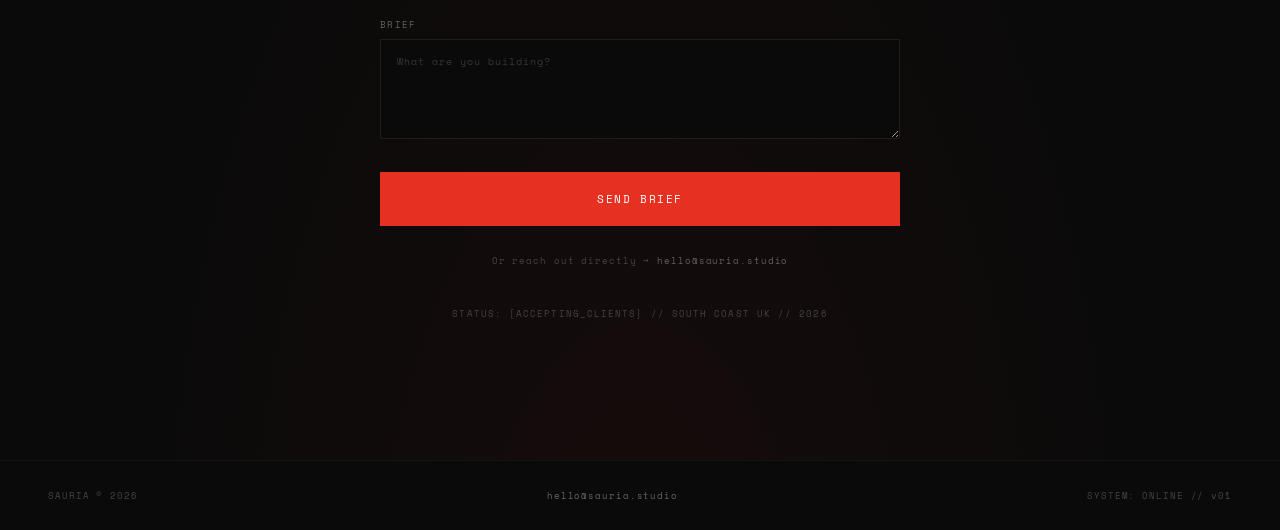
<file: index.html.html>
<!DOCTYPE html>
<html lang="en">
<head>
<meta charset="UTF-8">
<meta name="viewport" content="width=device-width, initial-scale=1.0">
<title>SAURIA — AI Creative Direction & Visual Architecture</title>
<meta name="description" content="SAURIA is an AI-native creative direction studio. Visual architecture for brands that refuse to look like everything else. South Coast, UK.">
<meta name="theme-color" content="#0a0a0a">
<meta property="og:title" content="SAURIA — AI Creative Direction & Visual Architecture">
<meta property="og:description" content="AI-native brand visual systems for DTC and SaaS brands that refuse to look like everything else.">
<meta property="og:type" content="website">
<meta property="og:url" content="https://sauria.studio">
<link rel="preconnect" href="https://fonts.googleapis.com">
<link rel="preconnect" href="https://fonts.gstatic.com" crossorigin>
<link href="https://fonts.googleapis.com/css2?family=DM+Sans:ital,wght@0,300;0,400;1,300&family=Space+Mono:wght@400&family=Syne:wght@800&display=swap" rel="stylesheet">
<style>
/* ═══════════════════════════════════════
   RESET
   ═══════════════════════════════════════ */
*,*::before,*::after{margin:0;padding:0;box-sizing:border-box}
html{scroll-behavior:smooth;scrollbar-width:thin;scrollbar-color:#d8d4cc #f5f2eb}
::-webkit-scrollbar{width:6px}
::-webkit-scrollbar-track{background:#f5f2eb}
::-webkit-scrollbar-thumb{background:#d8d4cc;border-radius:3px}
body{font-family:'DM Sans',sans-serif;font-weight:300;background:var(--bg);color:var(--black);overflow-x:hidden;cursor:none;-webkit-font-smoothing:antialiased;-moz-osx-font-smoothing:grayscale}
a{color:inherit;text-decoration:none}
button{font-family:inherit;border:none;cursor:none;background:none}
::selection{background:var(--red);color:#fff}

/* ═══════════════════════════════════════
   TOKENS
   ═══════════════════════════════════════ */
:root{
  --bg:#f5f2eb;
  --black:#0a0a0a;
  --red:#e63022;
  --red-dark:#c42a1e;
  --surface:#eeebe3;
  --border:#d8d4cc;
  --muted:#7a766e;
  --display:'Syne',sans-serif;
  --mono:'Space Mono',monospace;
  --body:'DM Sans',sans-serif;
  --ease-out-expo:cubic-bezier(0.16,1,0.3,1);
  --ease-out-quint:cubic-bezier(0.22,1,0.36,1);
}

/* ═══════════════════════════════════════
   CURSOR SYSTEM
   ═══════════════════════════════════════ */
.cursor-dot{
  position:fixed;width:8px;height:8px;
  background:var(--red);border-radius:50%;
  pointer-events:none;z-index:100001;
  transform:translate(-50%,-50%);
  mix-blend-mode:exclusion;
  transition:width .25s var(--ease-out-expo),height .25s var(--ease-out-expo),background .2s,border-radius .2s,opacity .2s;
}
.cursor-ring{
  position:fixed;width:36px;height:36px;
  border:1px solid rgba(230,48,34,.35);border-radius:50%;
  pointer-events:none;z-index:100000;
  transform:translate(-50%,-50%);
  transition:width .4s var(--ease-out-expo),height .4s var(--ease-out-expo),border-color .3s,border-radius .3s,opacity .3s;
  opacity:0.6;
}
.cursor-dot.on-card{
  width:20px;height:20px;background:transparent;
  border:1.5px solid var(--red);border-radius:0;
  mix-blend-mode:normal;
}
.cursor-ring.on-card{width:50px;height:50px;border-color:transparent;border-radius:0}
.cursor-dot.on-card::before,.cursor-dot.on-card::after{
  content:'';position:absolute;background:var(--red);
}
.cursor-dot.on-card::before{width:1px;height:100%;left:50%;transform:translateX(-50%)}
.cursor-dot.on-card::after{height:1px;width:100%;top:50%;transform:translateY(-50%)}
.cursor-dot.on-cta{
  width:2px;height:22px;border-radius:0;
  animation:cursor-blink .7s step-end infinite;
  mix-blend-mode:normal;
}
.cursor-ring.on-cta{opacity:0;width:10px;height:10px}
@keyframes cursor-blink{50%{opacity:0}}

/* ═══════════════════════════════════════
   BOOT OVERLAY
   ═══════════════════════════════════════ */
.boot{
  position:fixed;inset:0;background:var(--black);z-index:100002;
  display:flex;flex-direction:column;justify-content:center;align-items:center;
  transition:opacity .6s var(--ease-out-expo);
}
.boot.out{opacity:0;pointer-events:none}
.boot-terminal{
  font-family:var(--mono);font-size:13px;letter-spacing:.05em;color:#fff;
  display:flex;flex-direction:column;gap:14px;
  min-width:340px;
}
.boot-line{opacity:0;transform:translateX(-6px);transition:all .2s ease}
.boot-line.on{opacity:1;transform:translateX(0)}
.boot-line.status{color:var(--red)}
.boot-progress{
  width:100%;height:1px;background:rgba(255,255,255,.08);margin-top:20px;
  overflow:hidden;border-radius:1px;
}
.boot-progress-bar{
  height:100%;width:0;background:var(--red);
  transition:width 1.6s cubic-bezier(.4,0,.2,1);
}
.boot-progress-bar.go{width:100%}
.boot-skip{
  position:absolute;bottom:40px;right:40px;
  font-family:var(--mono);font-size:10px;letter-spacing:.12em;
  color:rgba(255,255,255,.25);transition:color .2s;cursor:none;
}
.boot-skip:hover{color:#fff}

/* ═══════════════════════════════════════
   SCROLL PROGRESS BAR
   ═══════════════════════════════════════ */
.scroll-progress{
  position:fixed;top:0;left:0;height:2px;
  background:var(--red);z-index:10000;
  transform-origin:left;transform:scaleX(0);
  will-change:transform;
  width:100%;
}

/* ═══════════════════════════════════════
   NAV
   ═══════════════════════════════════════ */
.nav{
  position:fixed;top:0;left:0;right:0;z-index:9999;
  padding:0 48px;height:64px;
  display:flex;align-items:center;justify-content:space-between;
  transition:background .4s,backdrop-filter .4s,border-color .4s;
  border-bottom:1px solid transparent;
}
.nav.scrolled{
  background:rgba(245,242,235,.82);
  backdrop-filter:blur(24px);-webkit-backdrop-filter:blur(24px);
  border-bottom-color:var(--border);
}
.nav-logo{font-family:var(--display);font-weight:800;font-size:18px;letter-spacing:.1em}
.nav-center{display:flex;gap:36px;align-items:center}
.nav-center a{
  font-family:var(--mono);font-size:10px;letter-spacing:.12em;
  text-transform:uppercase;color:var(--muted);
  transition:color .25s;position:relative;
}
.nav-center a::after{
  content:'';position:absolute;bottom:-4px;left:0;right:0;
  height:1px;background:var(--red);transform:scaleX(0);
  transform-origin:right;transition:transform .3s var(--ease-out-expo);
}
.nav-center a:hover{color:var(--black)}
.nav-center a:hover::after{transform:scaleX(1);transform-origin:left}
.nav-right{display:flex;align-items:center;gap:10px}
.nav-dot{width:5px;height:5px;background:var(--red);border-radius:50%;animation:pulse 2.4s ease infinite}
.nav-tag{font-family:var(--mono);font-size:9px;letter-spacing:.1em;color:var(--muted)}
@keyframes pulse{0%,100%{opacity:1}50%{opacity:.2}}

/* Mobile nav */
.nav-burger{display:none;flex-direction:column;gap:5px;padding:4px;cursor:none}
.nav-burger span{display:block;width:20px;height:1.5px;background:var(--black);transition:all .3s}
.nav-burger.open span:nth-child(1){transform:rotate(45deg) translate(4.5px,4.5px)}
.nav-burger.open span:nth-child(2){opacity:0}
.nav-burger.open span:nth-child(3){transform:rotate(-45deg) translate(4.5px,-4.5px)}
.mobile-nav{
  display:none;position:fixed;inset:0;background:var(--bg);z-index:9998;
  flex-direction:column;justify-content:center;align-items:center;gap:36px;
}
.mobile-nav.open{display:flex}
.mobile-nav a{font-family:var(--display);font-weight:800;font-size:36px;letter-spacing:.04em}

/* ═══════════════════════════════════════
   SECTION ANIMATION SYSTEM
   ═══════════════════════════════════════ */
.reveal{
  opacity:0;transform:translateY(40px);
  transition:opacity .7s var(--ease-out-expo),transform .7s var(--ease-out-expo);
}
.reveal.vis{opacity:1;transform:translateY(0)}
.reveal-d1{transition-delay:.08s}
.reveal-d2{transition-delay:.16s}
.reveal-d3{transition-delay:.24s}
.reveal-d4{transition-delay:.32s}
.reveal-d5{transition-delay:.4s}
.reveal-d6{transition-delay:.48s}

/* ═══════════════════════════════════════
   HERO
   ═══════════════════════════════════════ */
.hero{
  position:relative;min-height:100vh;min-height:100svh;
  display:flex;flex-direction:column;justify-content:flex-end;
  padding:0 48px 80px;overflow:hidden;
}
.hero-grain{position:absolute;inset:0;pointer-events:none;z-index:1;opacity:.35}
.hero-scanlines{
  position:absolute;inset:0;pointer-events:none;z-index:1;
  background:repeating-linear-gradient(0deg,transparent,transparent 3px,rgba(10,10,10,.012) 3px,rgba(10,10,10,.012) 6px);
  animation:scan 10s linear infinite;
}
@keyframes scan{0%{transform:translateY(0)}100%{transform:translateY(6px)}}

.hero-content{position:relative;z-index:2;max-width:1000px}
.hero-eyebrow{
  font-family:var(--mono);font-size:10px;letter-spacing:.18em;
  color:var(--muted);margin-bottom:28px;
  display:flex;align-items:center;gap:10px;
}
.hero-eyebrow .line{width:32px;height:1px;background:var(--red)}
.hero-headline{
  font-family:var(--display);font-weight:800;
  font-size:clamp(56px,10vw,140px);
  line-height:.96;letter-spacing:-.03em;
  margin-bottom:32px;
  overflow:hidden;
}
.hero-headline .word-wrap{display:inline-block;overflow:hidden;vertical-align:bottom}
.hero-headline .word{
  display:inline-block;
  transform:translateY(110%);
  transition:transform .8s var(--ease-out-expo);
}
.hero-headline .word.up{transform:translateY(0)}
.hero-headline .line-break{display:block}

/* Scramble character styling */
.hero-headline .word .char{
  display:inline-block;
  transition:color .1s;
}
.hero-headline .word .char.scrambling{
  color:var(--red);
  opacity:.6;
}

.hero-sub{
  font-size:clamp(16px,1.6vw,19px);line-height:1.7;
  color:var(--muted);max-width:500px;margin-bottom:44px;
  opacity:0;transform:translateY(24px);
  transition:all .7s var(--ease-out-expo) .6s;
}
.hero-sub.on{opacity:1;transform:translateY(0)}
.hero-actions{
  display:flex;gap:14px;flex-wrap:wrap;align-items:center;
  opacity:0;transform:translateY(24px);
  transition:all .7s var(--ease-out-expo) .75s;
}
.hero-actions.on{opacity:1;transform:translateY(0)}

.btn{
  font-family:var(--mono);font-size:10px;letter-spacing:.14em;
  padding:15px 30px;text-transform:uppercase;
  transition:all .3s var(--ease-out-expo);display:inline-block;
  position:relative;overflow:hidden;
}
.btn-ghost{border:1px solid var(--black);color:var(--black)}
.btn-ghost::before{
  content:'';position:absolute;inset:0;background:var(--black);
  transform:translateY(101%);transition:transform .35s var(--ease-out-expo);
}
.btn-ghost:hover{color:var(--bg)}
.btn-ghost:hover::before{transform:translateY(0)}
.btn-ghost span{position:relative;z-index:1}
.btn-red{background:var(--red);color:#fff;border:1px solid var(--red)}
.btn-red:hover{background:var(--red-dark);border-color:var(--red-dark)}

.hero-meta{
  font-family:var(--mono);font-size:9px;letter-spacing:.12em;color:var(--muted);
  margin-top:56px;
  opacity:0;transition:opacity .7s ease .95s;
}
.hero-meta.on{opacity:1}

/* Hero side decoration */
.hero-side{
  position:absolute;right:48px;top:50%;transform:translateY(-50%);
  writing-mode:vertical-rl;text-orientation:mixed;
  font-family:var(--mono);font-size:9px;letter-spacing:.2em;
  color:var(--border);z-index:2;
}

/* ═══════════════════════════════════════
   MARQUEE
   ═══════════════════════════════════════ */
.marquee{
  overflow:hidden;padding:20px 0;
  border-top:1px solid var(--border);border-bottom:1px solid var(--border);
  background:var(--surface);
}
.marquee-track{display:flex;white-space:nowrap;animation:scroll-left 40s linear infinite;will-change:transform}
.marquee-track span{
  font-family:var(--mono);font-size:10px;letter-spacing:.14em;
  color:var(--muted);padding:0 20px;flex-shrink:0;
}
.marquee-track .sep{color:var(--red)}
@keyframes scroll-left{0%{transform:translateX(0)}100%{transform:translateX(-50%)}}

/* ═══════════════════════════════════════
   ABOUT
   ═══════════════════════════════════════ */
.about{padding:140px 48px}
.about-grid{
  max-width:1200px;margin:0 auto;
  display:grid;grid-template-columns:100px 1fr;gap:80px;align-items:start;
}
.about-rotated{
  font-family:var(--mono);font-size:13px;letter-spacing:.35em;
  color:var(--red);writing-mode:vertical-rl;text-orientation:mixed;
  transform:rotate(180deg);position:sticky;top:140px;
}
.about-content p{
  font-size:19px;line-height:1.8;color:#4a4a4a;margin-bottom:24px;max-width:600px;
}
.about-content p.accent{
  font-family:var(--mono);font-size:13px;letter-spacing:.02em;
  color:var(--muted);line-height:1.7;font-style:italic;
}
.about-content p strong{font-weight:400;color:var(--black)}
.about-stats{
  display:flex;gap:56px;margin-top:56px;padding-top:28px;
  border-top:1px solid var(--border);flex-wrap:wrap;
}
.about-stat-label{font-family:var(--mono);font-size:9px;letter-spacing:.14em;color:var(--muted)}
.about-stat-val{font-family:var(--mono);font-size:12px;letter-spacing:.06em;color:var(--black);margin-top:6px}

/* ═══════════════════════════════════════
   WORK
   ═══════════════════════════════════════ */
.work{background:var(--black);color:#fff;padding:120px 48px}
.work-container{max-width:1200px;margin:0 auto}
.work-header{margin-bottom:72px;display:flex;justify-content:space-between;align-items:flex-end;flex-wrap:wrap;gap:20px}
.work-title{font-family:var(--display);font-weight:800;font-size:clamp(32px,4.5vw,56px);letter-spacing:-.02em}
.work-sub{font-family:var(--mono);font-size:10px;letter-spacing:.1em;color:#555;max-width:400px;text-align:right;line-height:1.6}
.work-grid{display:grid;grid-template-columns:repeat(3,1fr);gap:16px}

.work-card{
  position:relative;aspect-ratio:4/3;overflow:hidden;cursor:none;
  background:var(--black);
}
.work-card-visual{
  position:absolute;inset:0;
  transition:transform .6s var(--ease-out-expo),opacity .4s;
  opacity:.55;
}
.work-card:hover .work-card-visual{transform:scale(1.05);opacity:.35}
.work-card-batch{
  position:absolute;bottom:14px;left:16px;
  font-family:var(--mono);font-size:8px;letter-spacing:.1em;
  color:rgba(255,255,255,.18);z-index:2;
  transition:opacity .25s;
}
.work-card:hover .work-card-batch{opacity:0}
.work-card-overlay{
  position:absolute;bottom:0;left:0;right:0;z-index:3;
  padding:24px 20px 20px;
  background:linear-gradient(0deg,rgba(0,0,0,.92) 0%,rgba(0,0,0,.6) 60%,transparent 100%);
  transform:translateY(calc(100% - 0px));
  transition:transform .35s var(--ease-out-expo);
  border-top:2px solid var(--red);
}
.work-card:hover .work-card-overlay{transform:translateY(0)}
.work-card-name{font-family:var(--display);font-weight:800;font-size:15px;letter-spacing:.02em;margin-bottom:3px}
.work-card-concept{font-family:var(--body);font-size:13px;color:rgba(255,255,255,.5);font-style:italic;margin-bottom:10px}
.work-card-tag{font-family:var(--mono);font-size:8px;letter-spacing:.12em;color:var(--red)}

/* ═══════════════════════════════════════
   SERVICES
   ═══════════════════════════════════════ */
.services{background:var(--black);color:#fff;padding:100px 48px 120px;border-top:1px solid rgba(255,255,255,.04)}
.services-container{max-width:1200px;margin:0 auto}
.services-intro{
  font-family:var(--display);font-weight:800;
  font-size:clamp(24px,3.2vw,38px);line-height:1.25;
  max-width:560px;margin-bottom:72px;
}
.services-row{display:grid;grid-template-columns:repeat(4,1fr);gap:1px;background:rgba(255,255,255,.06)}
.service-card{
  background:rgba(255,255,255,.02);padding:40px 32px;
  position:relative;transition:background .3s,transform .3s var(--ease-out-expo);
  overflow:hidden;
}
.service-card::before{
  content:'';position:absolute;left:0;top:0;bottom:0;width:0;
  background:var(--red);transition:width .3s var(--ease-out-expo);
}
.service-card:hover{background:rgba(255,255,255,.04);transform:translateY(-3px)}
.service-card:hover::before{width:3px}

/* Featured card — Sprint + Motion */
.service-card.featured{
  background:rgba(230,48,34,0.06);
}
.service-card.featured::before{
  width:3px;
}
.service-card.featured:hover::before{
  width:5px;
}
.service-badge{
  position:absolute;top:16px;right:16px;
  font-family:var(--mono);font-size:8px;letter-spacing:.12em;
  color:var(--red);border:1px solid var(--red);
  padding:3px 8px;text-transform:uppercase;
  line-height:1;
}

.service-num{
  font-family:var(--mono);font-size:9px;letter-spacing:.14em;
  color:rgba(255,255,255,.15);margin-bottom:24px;
}
.service-name{font-family:var(--display);font-weight:800;font-size:22px;margin-bottom:10px}
.service-price{font-family:var(--mono);font-size:14px;letter-spacing:.04em;color:var(--red);margin-bottom:4px}
.service-dur{font-family:var(--mono);font-size:9px;letter-spacing:.12em;color:#555;margin-bottom:22px}
.service-desc{font-size:14px;line-height:1.7;color:rgba(255,255,255,.45);margin-bottom:28px}
.service-tag{
  font-family:var(--mono);font-size:8px;letter-spacing:.12em;color:#444;
  padding-top:18px;border-top:1px solid rgba(255,255,255,.05);
}

/* ═══════════════════════════════════════
   PROCESS
   ═══════════════════════════════════════ */
.process{padding:140px 48px}
.process-container{max-width:1200px;margin:0 auto}
.process-header{margin-bottom:80px}
.process-steps{display:grid;grid-template-columns:repeat(4,1fr);gap:0;position:relative}
.process-steps::after{
  content:'';position:absolute;top:11px;left:16px;right:16px;
  height:1px;background:var(--red);opacity:.3;
}
.process-step{padding:0 24px;position:relative}
.process-dot{
  width:8px;height:8px;background:var(--red);border-radius:50%;
  margin-bottom:24px;position:relative;z-index:1;
}
.process-num{font-family:var(--mono);font-size:10px;letter-spacing:.12em;color:var(--red);margin-bottom:14px}
.process-step-title{font-family:var(--display);font-weight:800;font-size:20px;margin-bottom:12px}
.process-step-desc{font-size:14px;line-height:1.7;color:var(--muted)}

/* ═══════════════════════════════════════
   STACK
   ═══════════════════════════════════════ */
.stack{padding:100px 48px;background:var(--surface);text-align:center}
.stack-container{max-width:1200px;margin:0 auto}
.stack-pills{display:flex;flex-wrap:wrap;gap:10px;justify-content:center;margin-top:48px;max-width:800px;margin-left:auto;margin-right:auto}
.stack-pill{
  font-family:var(--mono);font-size:10px;letter-spacing:.1em;
  padding:9px 18px;border:1px solid var(--border);color:var(--muted);
  transition:all .25s var(--ease-out-expo);
}
.stack-pill:hover{border-color:var(--red);color:var(--black);transform:translateY(-2px)}

/* Motion cluster pills */
.stack-pill.motion{
  border-color:rgba(230,48,34,0.45);
  background:rgba(230,48,34,0.04);
  color:var(--muted);
}
.stack-pill.motion:hover{
  border-color:var(--red);
  color:var(--black);
  background:rgba(230,48,34,0.08);
  transform:translateY(-2px);
}

/* ═══════════════════════════════════════
   SYSTEM STATUS
   ═══════════════════════════════════════ */
.sys-status{background:var(--black);color:#fff;padding:120px 48px}
.sys-container{max-width:680px;margin:0 auto}
.sys-title{
  font-family:var(--display);font-weight:800;
  font-size:clamp(24px,3vw,36px);text-align:center;margin-bottom:48px;
}
.sys-grid{display:flex;flex-direction:column}
.sys-row{
  display:flex;justify-content:space-between;align-items:center;
  padding:16px 0;border-bottom:1px solid rgba(255,255,255,.05);
  font-family:var(--mono);font-size:11px;letter-spacing:.08em;
}
.sys-key{color:#484848}
.sys-val{color:#fff;display:flex;align-items:center;gap:8px}
.sys-online{width:6px;height:6px;border-radius:50%;background:var(--red);animation:pulse 2.4s ease infinite}
.sys-note{font-family:var(--mono);font-size:9px;color:#333;letter-spacing:.1em;text-align:center;margin-top:28px}

/* ═══════════════════════════════════════
   CLOSING CTA + CONTACT FORM
   ═══════════════════════════════════════ */
.cta-final{
  background:var(--black);color:#fff;padding:140px 48px;text-align:center;
  border-top:1px solid rgba(255,255,255,.04);position:relative;overflow:hidden;
}
.cta-final-bg{
  position:absolute;inset:0;
  background:radial-gradient(ellipse at 50% 120%,rgba(230,48,34,.06) 0%,transparent 60%);
  pointer-events:none;
}
.cta-final h2{
  font-family:var(--display);font-weight:800;
  font-size:clamp(40px,6vw,80px);letter-spacing:-.02em;
  margin-bottom:20px;position:relative;
}
.cta-final p{
  font-size:18px;line-height:1.7;color:rgba(255,255,255,.4);
  max-width:400px;margin:0 auto 48px;position:relative;
}
.cta-final-meta{
  font-family:var(--mono);font-size:9px;letter-spacing:.12em;
  color:#444;margin-top:40px;position:relative;
}

/* Contact form */
.contact-form{
  max-width:520px;margin:0 auto;position:relative;text-align:left;
}
.contact-form .form-row{
  margin-bottom:20px;
}
.contact-form label{
  display:block;
  font-family:var(--mono);font-size:9px;letter-spacing:.14em;
  color:rgba(255,255,255,.35);text-transform:uppercase;
  margin-bottom:8px;
}
.contact-form input,
.contact-form select,
.contact-form textarea{
  width:100%;
  background:var(--black);
  color:#fff;
  border:1px solid rgba(255,255,255,.08);
  font-family:var(--mono);
  font-size:10px;
  letter-spacing:.1em;
  padding:14px 16px;
  outline:none;
  transition:border-color .25s var(--ease-out-expo);
  -webkit-appearance:none;
  appearance:none;
  border-radius:0;
}
.contact-form input:focus,
.contact-form select:focus,
.contact-form textarea:focus{
  border-color:var(--red);
}
.contact-form input::placeholder,
.contact-form textarea::placeholder{
  color:rgba(255,255,255,.18);
  font-family:var(--mono);
  font-size:10px;
  letter-spacing:.1em;
}
.contact-form select{
  cursor:none;
  background-image:url("data:image/svg+xml,%3Csvg xmlns='http://www.w3.org/2000/svg' width='10' height='6'%3E%3Cpath d='M0 0l5 6 5-6z' fill='%23555'/%3E%3C/svg%3E");
  background-repeat:no-repeat;
  background-position:right 16px center;
  padding-right:40px;
}
.contact-form select option{
  background:var(--black);color:#fff;
  font-family:var(--mono);font-size:10px;
}
.contact-form textarea{
  resize:vertical;min-height:100px;
}
.contact-form .form-submit{
  width:100%;
  background:var(--red);
  color:#fff;
  font-family:var(--mono);
  font-size:11px;
  letter-spacing:.14em;
  text-transform:uppercase;
  padding:18px 16px;
  border:1px solid var(--red);
  cursor:none;
  transition:all .3s var(--ease-out-expo);
  margin-top:8px;
}
.contact-form .form-submit:hover{
  background:var(--red-dark);
  border-color:var(--red-dark);
  transform:translateY(-2px);
  box-shadow:0 8px 32px rgba(230,48,34,.25);
}
.contact-fallback{
  font-family:var(--mono);font-size:9px;letter-spacing:.1em;
  color:#444;margin-top:28px;text-align:center;position:relative;
}
.contact-fallback a{
  color:rgba(255,255,255,.35);transition:color .25s;
}
.contact-fallback a:hover{color:var(--red)}

/* ═══════════════════════════════════════
   FOOTER
   ═══════════════════════════════════════ */
.footer{
  background:var(--black);padding:28px 48px;
  display:flex;justify-content:space-between;align-items:center;
  border-top:1px solid rgba(255,255,255,.04);
}
.footer span{font-family:var(--mono);font-size:9px;letter-spacing:.1em;color:#444}
.footer a{color:#666;transition:color .2s}
.footer a:hover{color:var(--red)}

/* ═══════════════════════════════════════
   EASTER EGG
   ═══════════════════════════════════════ */
.egg{
  position:fixed;bottom:28px;right:28px;
  background:var(--black);border:1px solid rgba(255,255,255,.08);
  padding:18px 22px;font-family:var(--mono);font-size:11px;
  color:var(--red);line-height:1.9;z-index:100001;
  opacity:0;transform:translateY(12px) scale(.96);
  transition:all .35s var(--ease-out-expo);
  pointer-events:none;white-space:pre;
  box-shadow:0 16px 48px rgba(0,0,0,.4);
}
.egg.show{opacity:1;transform:translateY(0) scale(1)}

/* ═══════════════════════════════════════
   REDUCED MOTION
   ═══════════════════════════════════════ */
@media(prefers-reduced-motion:reduce){
  *,*::before,*::after{
    animation-duration:.01ms!important;animation-iteration-count:1!important;
    transition-duration:.01ms!important;scroll-behavior:auto!important;
  }
  .hero-headline .word,.hero-sub,.hero-actions,.hero-meta,.reveal{
    opacity:1!important;transform:none!important;
  }
  .boot{display:none!important}
  .marquee-track{animation:none!important}
}

/* ═══════════════════════════════════════
   RESPONSIVE
   ═══════════════════════════════════════ */
@media(max-width:1100px){
  .services-row{grid-template-columns:repeat(2,1fr)}
}
@media(max-width:900px){
  .work-grid{grid-template-columns:repeat(2,1fr)}
  .process-steps{grid-template-columns:repeat(2,1fr);gap:40px 0}
  .process-steps::after{display:none}
}
@media(max-width:768px){
  body{cursor:auto}
  .cursor-dot,.cursor-ring{display:none!important}
  .nav{padding:0 20px;height:56px}
  .nav-center,.nav-right{display:none}
  .nav-burger{display:flex}
  .hero{padding:0 20px 60px}
  .hero-side{display:none}
  .about{padding:80px 20px}
  .about-grid{grid-template-columns:1fr;gap:20px}
  .about-rotated{writing-mode:horizontal-tb;transform:none;position:static;font-size:11px}
  .work{padding:80px 20px}
  .work-grid{grid-template-columns:1fr;gap:14px}
  .work-header{flex-direction:column;align-items:flex-start}
  .work-sub{text-align:left}
  .services{padding:80px 20px}
  .services-row{grid-template-columns:1fr}
  .process{padding:80px 20px}
  .process-steps{grid-template-columns:1fr;gap:40px}
  .stack{padding:80px 20px}
  .sys-status{padding:80px 20px}
  .cta-final{padding:80px 20px}
  .footer{flex-direction:column;gap:12px;text-align:center;padding:24px 20px}
  .hero-actions{flex-direction:column;align-items:stretch}
  .btn{text-align:center}
}
@media(max-width:480px){
  .about-stats{gap:28px}
}
</style>
</head>
<body>

<!-- CURSORS -->
<div class="cursor-dot" id="cursorDot"></div>
<div class="cursor-ring" id="cursorRing"></div>

<!-- SCROLL PROGRESS -->
<div class="scroll-progress" id="scrollProgress"></div>

<!-- BOOT -->
<div class="boot" id="boot">
  <div class="boot-terminal">
    <div class="boot-line" id="bl0">INITIALISING SAURIA_SYSTEM.v01...</div>
    <div class="boot-line" id="bl1">LOADING VISUAL ARCHITECTURE...</div>
    <div class="boot-line status" id="bl2">STATUS: OPTIMAL</div>
    <div class="boot-progress"><div class="boot-progress-bar" id="bootBar"></div></div>
  </div>
  <button class="boot-skip" onclick="endBoot()">SKIP →</button>
</div>

<!-- EASTER EGG -->
<div class="egg" id="egg">&gt; SAURIA DETECTED
&gt; RUNNING DIAGNOSTIC...
&gt; ALL SYSTEMS OPTIMAL
&gt; ACCESS GRANTED // SYSTEM UNLOCKED
&gt; WELCOME BACK, USER</div>

<!-- NAV -->
<nav class="nav" id="nav">
  <a href="#" class="nav-logo">S<span style="color:#e63022">A</span>URIA</a>
  <div class="nav-center">
    <a href="#work">Work</a>
    <a href="#services">Services</a>
    <a href="#process">Process</a>
    <a href="#contact">Contact</a>
  </div>
  <div class="nav-right">
    <span class="nav-dot"></span>
    <span class="nav-tag">SYSTEM_ONLINE // 2026</span>
  </div>
  <button class="nav-burger" id="burger" aria-label="Menu"><span></span><span></span><span></span></button>
</nav>
<div class="mobile-nav" id="mobileNav">
  <a href="#work" onclick="closeNav()">Work</a>
  <a href="#services" onclick="closeNav()">Services</a>
  <a href="#process" onclick="closeNav()">Process</a>
  <a href="#contact" onclick="closeNav()">Contact</a>
</div>

<!-- HERO -->
<section class="hero" id="hero">
  <svg class="hero-grain" viewBox="0 0 512 512" preserveAspectRatio="xMidYMid slice" xmlns="http://www.w3.org/2000/svg">
    <filter id="g"><feTurbulence type="fractalNoise" baseFrequency="0.72" numOctaves="4" stitchTiles="stitch"/><feColorMatrix type="saturate" values="0"/></filter>
    <rect width="100%" height="100%" filter="url(#g)" opacity="0.15"/>
  </svg>
  <div class="hero-scanlines"></div>
  <div class="hero-side">SAURIA_STUDIO.v01 — 2026</div>
  <div class="hero-content">
    <div class="hero-eyebrow" id="heroEyebrow" style="opacity:0;transform:translateY(12px);transition:all .5s var(--ease-out-expo) .2s">
      <span class="line"></span>AI CREATIVE DIRECTION
    </div>
    <h1 class="hero-headline" id="heroHL">
      <span class="word-wrap"><span class="word" data-text="THE">THE</span></span>
      <span class="word-wrap"><span class="word" data-text="VISUAL">VISUAL</span></span>
      <span class="word-wrap"><span class="word" data-text="SYSTEM">SYSTEM</span></span>
      <span class="line-break"></span>
      <span class="word-wrap"><span class="word" data-text="BEHIND">BEHIND</span></span>
      <span class="word-wrap"><span class="word" data-text="THE">THE</span></span>
      <span class="word-wrap"><span class="word" data-text="BRAND">BRAND</span></span>
    </h1>
    <p class="hero-sub" id="heroSub">AI Creative Direction for brands that refuse to look like everything else. Visual architecture. Built to last.</p>
    <div class="hero-actions" id="heroActions">
      <a href="#work" class="btn btn-ghost cta-el"><span>VIEW WORK</span></a>
      <a href="#contact" class="btn btn-red cta-el">START A PROJECT</a>
    </div>
    <div class="hero-meta" id="heroMeta">PROJECT // SAURIA_STUDIO.v01 // SOUTH COAST UK // 2026</div>
  </div>
</section>

<!-- MARQUEE -->
<div class="marquee">
  <div class="marquee-track" id="mq">
    <span>AI CREATIVE DIRECTION</span><span class="sep">//</span>
    <span>VISUAL ARCHITECTURE</span><span class="sep">//</span>
    <span>BRAND SYSTEMS</span><span class="sep">//</span>
    <span>AI VIDEO PRODUCTION</span><span class="sep">//</span>
    <span>PROMPT ENGINEERING</span><span class="sep">//</span>
    <span>SOUTH COAST UK</span><span class="sep">//</span>
    <span>SAURIA.STUDIO</span><span class="sep">//</span>
    <span>AI CREATIVE DIRECTION</span><span class="sep">//</span>
    <span>VISUAL ARCHITECTURE</span><span class="sep">//</span>
    <span>BRAND SYSTEMS</span><span class="sep">//</span>
    <span>AI VIDEO PRODUCTION</span><span class="sep">//</span>
    <span>PROMPT ENGINEERING</span><span class="sep">//</span>
    <span>SOUTH COAST UK</span><span class="sep">//</span>
    <span>SAURIA.STUDIO</span><span class="sep">//</span>
    <span>AI CREATIVE DIRECTION</span><span class="sep">//</span>
    <span>VISUAL ARCHITECTURE</span><span class="sep">//</span>
    <span>BRAND SYSTEMS</span><span class="sep">//</span>
    <span>AI VIDEO PRODUCTION</span><span class="sep">//</span>
    <span>PROMPT ENGINEERING</span><span class="sep">//</span>
    <span>SOUTH COAST UK</span><span class="sep">//</span>
    <span>SAURIA.STUDIO</span><span class="sep">//</span>
  </div>
</div>

<!-- ABOUT -->
<section class="about" id="about">
  <div class="about-grid">
    <div class="about-rotated reveal">SAURIA</div>
    <div class="about-content">
      <p class="reveal">Sauria is Samuel. One operator. Direct access. Senior creative judgment on every engagement.</p>
      <p class="reveal reveal-d1">Not an agency. Not a tool. A practice built at the intersection of <strong>brand strategy</strong>, <strong>aesthetic intelligence</strong>, and <strong>generative AI</strong>.</p>
      <p class="accent reveal reveal-d2">AI-native from first principles — not a plugin, a practice.</p>
      <p class="reveal reveal-d3"><strong>The work is the proof.</strong></p>
      <div class="about-stats reveal reveal-d4">
        <div>
          <div class="about-stat-label">FOUNDED</div>
          <div class="about-stat-val">2024</div>
        </div>
        <div>
          <div class="about-stat-label">LOCATION</div>
          <div class="about-stat-val">SOUTH COAST, UK</div>
        </div>
        <div>
          <div class="about-stat-label">STATUS</div>
          <div class="about-stat-val">ACCEPTING CLIENTS</div>
        </div>
      </div>
    </div>
  </div>
</section>

<!-- WORK -->
<section class="work" id="work">
  <div class="work-container">
    <div class="work-header">
      <div>
        <div class="reveal" style="font-family:var(--mono);font-size:10px;letter-spacing:.14em;color:#555;margin-bottom:12px">SELECTED PROJECTS</div>
        <h2 class="work-title reveal reveal-d1">STUDIO WORK</h2>
      </div>
      <div class="work-sub reveal reveal-d2">SELF-INITIATED PROJECTS //<br>AI SYSTEM DEMONSTRATIONS //<br>CONCEPT CAMPAIGNS</div>
    </div>
    <div class="work-grid">
      <div class="work-card card-el reveal reveal-d1">
        <div class="work-card-visual" style="background:linear-gradient(145deg,#0f0f0f,#1e1410 40%,#181210 70%,#0f0f0f)"></div>
        <div class="work-card-batch">BATCH_ID: 260114</div>
        <div class="work-card-overlay">
          <div class="work-card-name">SAURIA/BRABUS</div>
          <div class="work-card-concept">"Engineered Elegance"</div>
          <div class="work-card-tag">AUTOMOTIVE CONCEPT // COLLECTION: AUTO_SS26</div>
        </div>
      </div>
      <div class="work-card card-el reveal reveal-d2">
        <div class="work-card-visual" style="background:linear-gradient(145deg,#0f0f0f,#10181e 40%,#101418 70%,#0f0f0f)"></div>
        <div class="work-card-batch">BATCH_ID: 260201</div>
        <div class="work-card-overlay">
          <div class="work-card-name">SAURIA/KITH_AVIREX</div>
          <div class="work-card-concept">"Altitude Lagos"</div>
          <div class="work-card-tag">FASHION × SPORT // COLLECTION: APPAREL_FW26</div>
        </div>
      </div>
      <div class="work-card card-el reveal reveal-d3">
        <div class="work-card-visual" style="background:linear-gradient(145deg,#0f0f0f,#1a1810 40%,#14120e 70%,#0f0f0f)"></div>
        <div class="work-card-batch">BATCH_ID: 260218</div>
        <div class="work-card-overlay">
          <div class="work-card-name">SAURIA/COURTSIDE</div>
          <div class="work-card-concept">"Terra Service"</div>
          <div class="work-card-tag">PADEL EDITORIAL // COLLECTION: SPORT_SS26</div>
        </div>
      </div>
      <div class="work-card card-el reveal reveal-d4">
        <div class="work-card-visual" style="background:linear-gradient(145deg,#0f0f0f,#12101e 40%,#100e18 70%,#0f0f0f)"></div>
        <div class="work-card-batch">BATCH_ID: 260225</div>
        <div class="work-card-overlay">
          <div class="work-card-name">SAURIA/CORE.v01</div>
          <div class="work-card-concept">"Silent Power"</div>
          <div class="work-card-tag">EDITORIAL PORTRAIT // COLLECTION: EDITORIAL_01</div>
        </div>
      </div>
      <div class="work-card card-el reveal reveal-d5">
        <div class="work-card-visual" style="background:linear-gradient(145deg,#0f0f0f,#1e101a 40%,#18101a 70%,#0f0f0f)"></div>
        <div class="work-card-batch">BATCH_ID: 260308</div>
        <div class="work-card-overlay">
          <div class="work-card-name">SAURIA/CORE.v02</div>
          <div class="work-card-concept">"She's The Last Move"</div>
          <div class="work-card-tag">FASHION EDITORIAL // COLLECTION: EDITORIAL_02</div>
        </div>
      </div>
      <div class="work-card card-el reveal reveal-d6">
        <div class="work-card-visual" style="background:linear-gradient(145deg,#0f0f0f,#101e1a 40%,#0e1814 70%,#0f0f0f)"></div>
        <div class="work-card-batch">BATCH_ID: 260315</div>
        <div class="work-card-overlay">
          <div class="work-card-name">SAURIA/CAMPAIGN</div>
          <div class="work-card-concept">"North of the Noise"</div>
          <div class="work-card-tag">LIFESTYLE BRAND // COLLECTION: LIFESTYLE_01</div>
        </div>
      </div>
    </div>
  </div>
</section>

<!-- SERVICES -->
<section class="services" id="services">
  <div class="services-container">
    <div class="reveal" style="font-family:var(--mono);font-size:10px;letter-spacing:.14em;color:#555;margin-bottom:12px">ENGAGEMENT MODELS</div>
    <div class="services-intro reveal reveal-d1">FOUR WAYS TO WORK TOGETHER. EACH BUILT AROUND A DIFFERENT PROBLEM.</div>
    <div class="services-row">
      <div class="service-card reveal reveal-d1">
        <div class="service-num">01</div>
        <div class="service-name">THE SPRINT</div>
        <div class="service-price">£18,000</div>
        <div class="service-dur">3 WEEKS FIXED</div>
        <div class="service-desc">Brand visual system built. Audit, 3 directions, 20–30 AI images, prompt library, Figma guidelines, Canva templates, handoff.</div>
        <div class="service-tag">DELIVERABLE: COMPLETE_VISUAL_SYSTEM</div>
      </div>
      <div class="service-card featured reveal reveal-d2">
        <span class="service-badge">NEW</span>
        <div class="service-num">02</div>
        <div class="service-name">SPRINT + MOTION</div>
        <div class="service-price">£24–26K</div>
        <div class="service-dur">4 WEEKS FIXED</div>
        <div class="service-desc">Everything in The Sprint, plus 3–5 motion assets — looping brand films, animated sequences. Kling/Veo/Runway pipeline. Motion prompt library included.</div>
        <div class="service-tag">DELIVERABLE: VISUAL_SYSTEM + MOTION_PACKAGE</div>
      </div>
      <div class="service-card reveal reveal-d3">
        <div class="service-num">03</div>
        <div class="service-name">THE RETAINER</div>
        <div class="service-price">£16–22K/MONTH</div>
        <div class="service-dur">3 MONTH MINIMUM</div>
        <div class="service-desc">Fractional AI Creative Director. Weekly sessions, 20–40 images/month, prompt library maintenance, async access, quarterly audit.</div>
        <div class="service-tag">DELIVERABLE: ONGOING_CREATIVE_DIRECTION</div>
      </div>
      <div class="service-card reveal reveal-d4">
        <div class="service-num">04</div>
        <div class="service-name">SYSTEM BUILD</div>
        <div class="service-price">£35–75K</div>
        <div class="service-dur">6–12 WEEKS</div>
        <div class="service-desc">AI creative infrastructure. ComfyUI pipeline, LoRA direction, motion templates, governance framework, team training, full playbook.</div>
        <div class="service-tag">DELIVERABLE: FULL_AI_INFRASTRUCTURE</div>
      </div>
    </div>
  </div>
</section>

<!-- PROCESS -->
<section class="process" id="process">
  <div class="process-container">
    <div class="process-header">
      <div class="reveal" style="font-family:var(--mono);font-size:10px;letter-spacing:.14em;color:var(--muted);margin-bottom:12px">HOW IT WORKS</div>
      <h2 class="reveal reveal-d1" style="font-family:var(--display);font-weight:800;font-size:clamp(28px,4vw,48px);letter-spacing:-.01em">THE PROCESS</h2>
    </div>
    <div class="process-steps">
      <div class="process-step reveal reveal-d1">
        <div class="process-dot"></div>
        <div class="process-num">01 // DIRECTION</div>
        <div class="process-step-title">Direction</div>
        <div class="process-step-desc">Brand immersion. Visual territory mapped. Three directions developed.</div>
      </div>
      <div class="process-step reveal reveal-d2">
        <div class="process-dot"></div>
        <div class="process-num">02 // SYSTEM</div>
        <div class="process-step-title">System</div>
        <div class="process-step-desc">Colour, type, image language locked. Prompt library built. Style architecture defined.</div>
      </div>
      <div class="process-step reveal reveal-d3">
        <div class="process-dot"></div>
        <div class="process-num">03 // PRODUCTION</div>
        <div class="process-step-title">Production</div>
        <div class="process-step-desc">AI pipeline executed. Assets generated at scale. Brand consistency governed.</div>
      </div>
      <div class="process-step reveal reveal-d4">
        <div class="process-dot"></div>
        <div class="process-num">04 // HANDOFF</div>
        <div class="process-step-title">Handoff</div>
        <div class="process-step-desc">Guidelines documented. Team trained. System handed over. Brand runs independently.</div>
      </div>
    </div>
  </div>
</section>

<!-- STACK -->
<section class="stack" id="stack">
  <div class="stack-container">
    <div class="reveal" style="font-family:var(--mono);font-size:10px;letter-spacing:.14em;color:var(--muted);margin-bottom:12px">CAPABILITIES</div>
    <h2 class="reveal reveal-d1" style="font-family:var(--display);font-weight:800;font-size:clamp(24px,3vw,36px)">THE STACK</h2>
    <div class="stack-pills reveal reveal-d2">
      <span class="stack-pill">MIDJOURNEY</span>
      <span class="stack-pill">FLUX</span>
      <span class="stack-pill">COMFYUI</span>
      <span class="stack-pill">STABLE DIFFUSION</span>
      <span class="stack-pill">KREA AI</span>
      <span class="stack-pill">FIGMA</span>
      <span class="stack-pill">CANVA</span>
      <span class="stack-pill">CUSTOM LORA MODELS</span>
      <span class="stack-pill motion">RUNWAY GEN-4.5</span>
      <span class="stack-pill motion">KLING 3.0</span>
      <span class="stack-pill motion">VEO 3.1</span>
      <span class="stack-pill motion">SEEDANCE 2.0</span>
      <span class="stack-pill motion">DAVINCI RESOLVE</span>
    </div>
  </div>
</section>

<!-- SYSTEM STATUS -->
<section class="sys-status" id="status">
  <div class="sys-container">
    <div class="reveal" style="font-family:var(--mono);font-size:10px;letter-spacing:.14em;color:#555;margin-bottom:12px;text-align:center">LIVE STATUS</div>
    <h2 class="sys-title reveal reveal-d1">SAURIA // SYSTEM STATUS</h2>
    <div class="sys-grid reveal reveal-d2">
      <div class="sys-row"><span class="sys-key">AVAILABILITY</span><span class="sys-val"><span class="sys-online"></span>OPEN</span></div>
      <div class="sys-row"><span class="sys-key">CURRENT CAPACITY</span><span class="sys-val">2 RETAINER SLOTS</span></div>
      <div class="sys-row"><span class="sys-key">SPRINT SLOTS</span><span class="sys-val">1 REMAINING</span></div>
      <div class="sys-row"><span class="sys-key">RESPONSE TIME</span><span class="sys-val">&lt; 24 HOURS</span></div>
      <div class="sys-row"><span class="sys-key">LOCATION</span><span class="sys-val">SOUTH COAST, UK</span></div>
      <div class="sys-row"><span class="sys-key">OPERATING SINCE</span><span class="sys-val">2024</span></div>
    </div>
    <div class="sys-note reveal reveal-d3">STATUS UPDATED MANUALLY // NOT A LIVE FEED</div>
  </div>
</section>

<!-- CLOSING CTA -->
<section class="cta-final" id="contact">
  <div class="cta-final-bg"></div>
  <h2 class="reveal">READY TO BUILD?</h2>
  <p class="reveal reveal-d1">One conversation. No deck required. Just tell us what you're building.</p>
  <div class="contact-form reveal reveal-d2">
    <form action="mailto:hello@sauria.studio" method="POST" enctype="text/plain">
      <div class="form-row">
        <label for="cf-name">NAME</label>
        <input type="text" id="cf-name" name="Name" required>
      </div>
      <div class="form-row">
        <label for="cf-email">EMAIL</label>
        <input type="email" id="cf-email" name="Email" required>
      </div>
      <div class="form-row">
        <label for="cf-tier">ENGAGEMENT TIER</label>
        <select id="cf-tier" name="Tier" required>
          <option value="" disabled selected>Select a tier</option>
          <option value="The Sprint — £18K">The Sprint — £18K</option>
          <option value="Sprint + Motion — £24–26K">Sprint + Motion — £24–26K</option>
          <option value="The Retainer — £16–22K/mo">The Retainer — £16–22K/mo</option>
          <option value="System Build — £35–75K">System Build — £35–75K</option>
        </select>
      </div>
      <div class="form-row">
        <label for="cf-timeline">TIMELINE</label>
        <input type="text" id="cf-timeline" name="Timeline" placeholder="When do you need to start?">
      </div>
      <div class="form-row">
        <label for="cf-brief">BRIEF</label>
        <textarea id="cf-brief" name="Brief" rows="4" placeholder="What are you building?"></textarea>
      </div>
      <button type="submit" class="form-submit cta-el">SEND BRIEF</button>
    </form>
    <div class="contact-fallback">Or reach out directly → <a href="mailto:hello@sauria.studio">hello@sauria.studio</a></div>
  </div>
  <div class="cta-final-meta reveal reveal-d3">STATUS: [ACCEPTING_CLIENTS] // SOUTH COAST UK // 2026</div>
</section>

<!-- FOOTER -->
<footer class="footer">
  <span>SAURIA &copy; 2026</span>
  <span><a href="mailto:hello@sauria.studio">hello@sauria.studio</a></span>
  <span>SYSTEM: ONLINE // v01</span>
</footer>

<script>
/* ═══════════════════════════════════════
   CURSOR
   ═══════════════════════════════════════ */
;(function(){
  const dot=document.getElementById('cursorDot'),ring=document.getElementById('cursorRing');
  let mx=-100,my=-100,dx=-100,dy=-100,rx=-100,ry=-100;
  document.addEventListener('mousemove',e=>{mx=e.clientX;my=e.clientY});
  (function loop(){
    dx+=(mx-dx)*.18;dy+=(my-dy)*.18;
    rx+=(mx-rx)*.09;ry+=(my-ry)*.09;
    dot.style.left=dx+'px';dot.style.top=dy+'px';
    ring.style.left=rx+'px';ring.style.top=ry+'px';
    requestAnimationFrame(loop);
  })();
  document.querySelectorAll('.card-el').forEach(el=>{
    el.addEventListener('mouseenter',()=>{dot.classList.add('on-card');ring.classList.add('on-card')});
    el.addEventListener('mouseleave',()=>{dot.classList.remove('on-card');ring.classList.remove('on-card')});
  });
  document.querySelectorAll('.cta-el').forEach(el=>{
    el.addEventListener('mouseenter',()=>{dot.classList.add('on-cta');ring.classList.add('on-cta')});
    el.addEventListener('mouseleave',()=>{dot.classList.remove('on-cta');ring.classList.remove('on-cta')});
  });
})();

/* ═══════════════════════════════════════
   BOOT
   ═══════════════════════════════════════ */
let booted=false;
function endBoot(){
  if(booted)return;booted=true;
  const el=document.getElementById('boot');
  el.classList.add('out');
  setTimeout(()=>{el.style.display='none';heroIn()},600);
}
(function(){
  const lines=[document.getElementById('bl0'),document.getElementById('bl1'),document.getElementById('bl2')];
  const bar=document.getElementById('bootBar');
  requestAnimationFrame(()=>bar.classList.add('go'));
  lines.forEach((l,i)=>setTimeout(()=>l.classList.add('on'),350*(i+1)));
  setTimeout(endBoot,2000);
})();

/* ═══════════════════════════════════════
   TEXT SCRAMBLE — AWWWARDS UPGRADE
   Each hero word decrypts from random glyphs
   ═══════════════════════════════════════ */
const GLYPHS='ABCDEFGHIJKLMNOPQRSTUVWXYZ0123456789@#$%&';

function scrambleWord(wordEl,delay){
  const final=wordEl.getAttribute('data-text');
  if(!final)return;
  const len=final.length;
  // Build char spans
  wordEl.innerHTML='';
  const chars=[];
  for(let i=0;i<len;i++){
    const span=document.createElement('span');
    span.className='char scrambling';
    span.textContent=GLYPHS[Math.floor(Math.random()*GLYPHS.length)];
    wordEl.appendChild(span);
    chars.push(span);
  }
  // Scramble cycle then resolve left-to-right
  const totalDuration=600; // ms for full resolve
  const perChar=totalDuration/len;
  const scrambleInterval=40;
  let elapsed=0;
  const resolved=new Array(len).fill(false);

  setTimeout(()=>{
    const interval=setInterval(()=>{
      elapsed+=scrambleInterval;
      const resolveUpTo=Math.floor(elapsed/perChar);
      for(let i=0;i<len;i++){
        if(i<resolveUpTo&&!resolved[i]){
          resolved[i]=true;
          chars[i].textContent=final[i];
          chars[i].classList.remove('scrambling');
        }else if(!resolved[i]){
          chars[i].textContent=GLYPHS[Math.floor(Math.random()*GLYPHS.length)];
        }
      }
      if(resolveUpTo>=len){
        clearInterval(interval);
        // Ensure all resolved
        for(let i=0;i<len;i++){
          chars[i].textContent=final[i];
          chars[i].classList.remove('scrambling');
        }
      }
    },scrambleInterval);
  },delay);
}

/* ═══════════════════════════════════════
   HERO REVEAL
   ═══════════════════════════════════════ */
function heroIn(){
  const ey=document.getElementById('heroEyebrow');
  ey.style.opacity='1';ey.style.transform='translateY(0)';
  const words=document.querySelectorAll('.hero-headline .word');
  words.forEach((w,i)=>{
    setTimeout(()=>{
      w.classList.add('up');
      // Fire scramble once word starts rising
      scrambleWord(w,0);
    },70*i);
  });
  setTimeout(()=>document.getElementById('heroSub').classList.add('on'),500);
  setTimeout(()=>document.getElementById('heroActions').classList.add('on'),650);
  setTimeout(()=>document.getElementById('heroMeta').classList.add('on'),800);
}

/* ═══════════════════════════════════════
   SCROLL OBSERVER
   ═══════════════════════════════════════ */
const obs=new IntersectionObserver(entries=>{
  entries.forEach(e=>{if(e.isIntersecting){e.target.classList.add('vis');obs.unobserve(e.target)}});
},{threshold:.08,rootMargin:'0px 0px -60px 0px'});
document.querySelectorAll('.reveal').forEach(el=>obs.observe(el));

/* ═══════════════════════════════════════
   SCROLL PROGRESS + NAV
   ═══════════════════════════════════════ */
const progressBar=document.getElementById('scrollProgress');
const nav=document.getElementById('nav');
window.addEventListener('scroll',()=>{
  const pct=window.scrollY/(document.documentElement.scrollHeight-window.innerHeight);
  progressBar.style.transform='scaleX('+pct+')';
  nav.classList.toggle('scrolled',window.scrollY>50);
},{passive:true});

/* ═══════════════════════════════════════
   MOBILE NAV
   ═══════════════════════════════════════ */
const burger=document.getElementById('burger'),mnav=document.getElementById('mobileNav');
burger.addEventListener('click',()=>{
  burger.classList.toggle('open');mnav.classList.toggle('open');
  document.body.style.overflow=mnav.classList.contains('open')?'hidden':'';
});
function closeNav(){burger.classList.remove('open');mnav.classList.remove('open');document.body.style.overflow=''}

/* ═══════════════════════════════════════
   SMOOTH ANCHOR
   ═══════════════════════════════════════ */
document.querySelectorAll('a[href^="#"]').forEach(a=>{
  a.addEventListener('click',e=>{
    const t=document.querySelector(a.getAttribute('href'));
    if(t){e.preventDefault();t.scrollIntoView({behavior:'smooth',block:'start'})}
  });
});

/* ═══════════════════════════════════════
   EASTER EGG
   ═══════════════════════════════════════ */
;(function(){
  const target='sauria';let buf='',to;
  document.addEventListener('keydown',e=>{
    buf+=e.key.toLowerCase();
    if(buf.length>target.length)buf=buf.slice(-target.length);
    if(buf===target){
      buf='';const el=document.getElementById('egg');
      el.classList.add('show');clearTimeout(to);
      to=setTimeout(()=>el.classList.remove('show'),3000);
    }
  });
})();
</script>
</body>
</html>
</file>
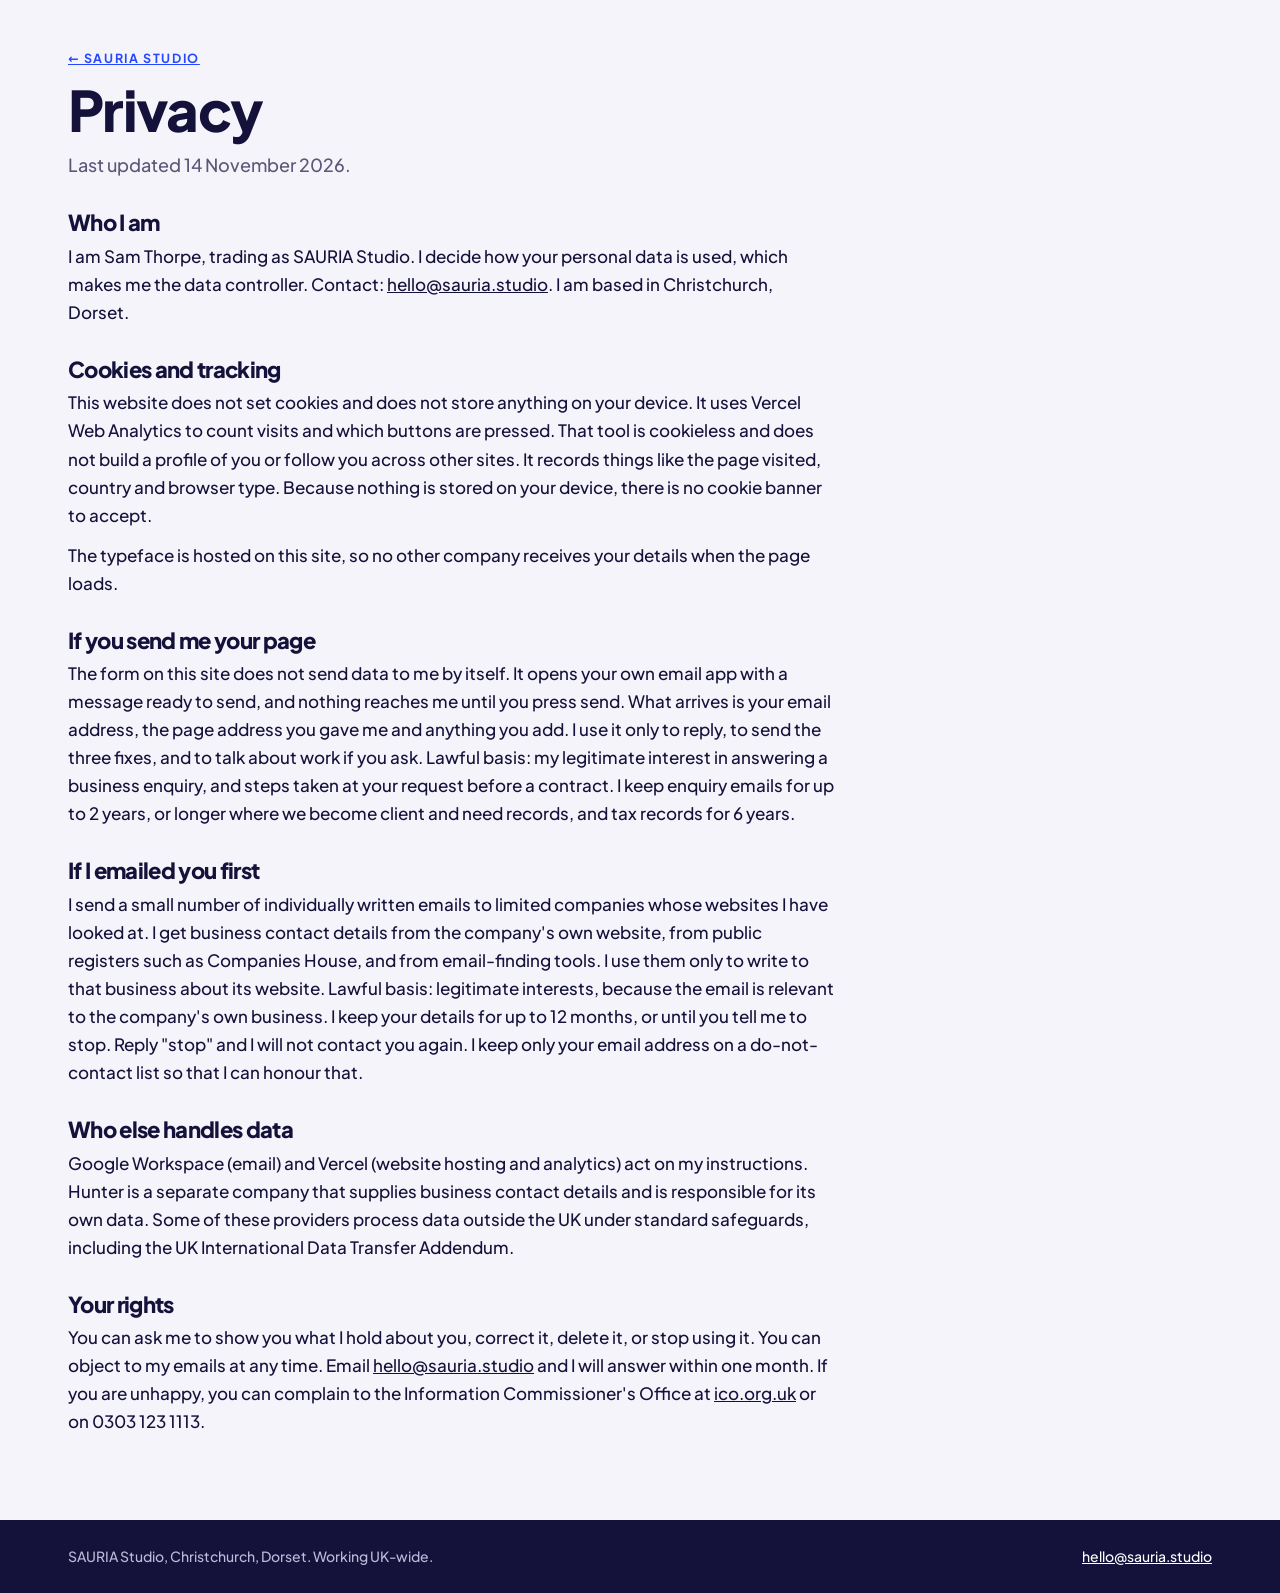
<file: privacy.html>
<!doctype html>
<html lang="en-GB">
<head>
<meta charset="utf-8">
<meta name="viewport" content="width=device-width,initial-scale=1">
<title>Privacy | SAURIA Studio</title>
<meta name="description" content="How SAURIA Studio handles personal data, cookies and email. Short and in plain English.">
<link rel="canonical" href="https://sauria.studio/privacy">
<link rel="stylesheet" href="/site.css">
</head>
<body>
<main class="legal">
  <div class="wrap">
    <p class="label c-blue"><a href="/">&larr; SAURIA Studio</a></p>
    <h1>Privacy</h1>
    <p class="lede">Last updated 14 November 2026.</p>

    <h2>Who I am</h2>
    <p>I am Sam Thorpe, trading as SAURIA Studio. I decide how your personal data is used, which makes me the data controller. Contact: <a href="mailto:hello@sauria.studio">hello@sauria.studio</a>. I am based in Christchurch, Dorset.</p>

    <h2>Cookies and tracking</h2>
    <p>This website does not set cookies and does not store anything on your device. It uses Vercel Web Analytics to count visits and which buttons are pressed. That tool is cookieless and does not build a profile of you or follow you across other sites. It records things like the page visited, country and browser type. Because nothing is stored on your device, there is no cookie banner to accept.</p>
    <p>The typeface is hosted on this site, so no other company receives your details when the page loads.</p>

    <h2>If you send me your page</h2>
    <p>The form on this site does not send data to me by itself. It opens your own email app with a message ready to send, and nothing reaches me until you press send. What arrives is your email address, the page address you gave me and anything you add. I use it only to reply, to send the three fixes, and to talk about work if you ask. Lawful basis: my legitimate interest in answering a business enquiry, and steps taken at your request before a contract. I keep enquiry emails for up to 2 years, or longer where we become client and need records, and tax records for 6 years.</p>

    <h2>If I emailed you first</h2>
    <p>I send a small number of individually written emails to limited companies whose websites I have looked at. I get business contact details from the company's own website, from public registers such as Companies House, and from email-finding tools. I use them only to write to that business about its website. Lawful basis: legitimate interests, because the email is relevant to the company's own business. I keep your details for up to 12 months, or until you tell me to stop. Reply "stop" and I will not contact you again. I keep only your email address on a do-not-contact list so that I can honour that.</p>

    <h2>Who else handles data</h2>
    <p>Google Workspace (email) and Vercel (website hosting and analytics) act on my instructions. Hunter is a separate company that supplies business contact details and is responsible for its own data. Some of these providers process data outside the UK under standard safeguards, including the UK International Data Transfer Addendum.</p>

    <h2>Your rights</h2>
    <p>You can ask me to show you what I hold about you, correct it, delete it, or stop using it. You can object to my emails at any time. Email <a href="mailto:hello@sauria.studio">hello@sauria.studio</a> and I will answer within one month. If you are unhappy, you can complain to the Information Commissioner's Office at <a href="https://ico.org.uk/make-a-complaint/" rel="noopener">ico.org.uk</a> or on 0303 123 1113.</p>
  </div>
</main>
<footer><div class="wrap"><span>SAURIA Studio, Christchurch, Dorset. Working UK-wide.</span><span><a href="mailto:hello@sauria.studio">hello@sauria.studio</a></span></div></footer>
</body>
</html>
</file>
<file: site.css>
@font-face{font-family:'Plus Jakarta Sans';font-style:normal;font-weight:500 800;font-display:swap;src:url(/fonts/plus-jakarta-sans-latin.woff2) format('woff2');unicode-range:U+0000-00FF,U+0131,U+0152-0153,U+02BB-02BC,U+02C6,U+02DA,U+02DC,U+2000-206F,U+20AC,U+2122,U+2191,U+2193,U+2212,U+2215,U+FEFF,U+FFFD}
:root{
  --blue:#2448FF;--blue-deep:#1730c4;--orange:#FF7A32;--lilac:#D8C9F4;--white:#fff;
  --ink:#14123A;--muted:#5b5878;--line:#e6e1f2;--page:#F6F4FB;
  --font:"Plus Jakarta Sans","Segoe UI",system-ui,sans-serif;
}
*{box-sizing:border-box}
html{scroll-behavior:smooth;scroll-padding-top:84px}
body{margin:0;background:var(--page);color:var(--ink);font-family:var(--font);font-size:17px;line-height:1.55;-webkit-font-smoothing:antialiased}
img,video{max-width:100%;height:auto;display:block}
.wrap{max-width:1180px;margin:0 auto;padding-inline:max(18px,env(safe-area-inset-left,0px))}
h1,h2,h3{font-weight:800;letter-spacing:-.03em;line-height:1.02;margin:0;text-wrap:balance}
h2{font-size:clamp(34px,4.4vw,58px)}
p{margin:0}
a{color:inherit}
.label{font-size:12.5px;font-weight:700;letter-spacing:.13em;text-transform:uppercase}
.lede{color:var(--muted);font-size:18px;max-width:34em}
section{padding-block:clamp(64px,8vw,104px)}
.skip{position:absolute;left:-999px}.skip:focus{left:12px;top:12px;z-index:99;background:#fff;padding:10px 14px;border-radius:8px}
:focus-visible{outline:3px solid var(--orange);outline-offset:3px}

/* nav */
.nav{position:sticky;top:0;z-index:20;background:rgba(255,255,255,.92);backdrop-filter:saturate(1.4) blur(12px);border-bottom:1px solid var(--line)}
.nav .wrap{display:flex;align-items:center;justify-content:space-between;gap:18px;padding-block:14px}
.logo{font-weight:800;font-size:22px;line-height:.9;letter-spacing:-.01em;text-decoration:none}
.logo small{display:block;font-size:10.5px;font-weight:700;letter-spacing:.34em;margin-top:3px}
.links{display:flex;gap:26px;font-weight:600;font-size:15px}
.links a{text-decoration:none}.links a:hover{color:var(--blue)}
.btn{display:inline-flex;align-items:center;gap:10px;font:700 16px var(--font);padding:15px 22px;border-radius:12px;border:0;cursor:pointer;text-decoration:none;transition:transform .15s,background .15s,box-shadow .15s}
.btn:hover{transform:translateY(-2px)}
.btn-orange{background:var(--orange);color:var(--ink)}.btn-orange:hover{background:#ff8c4d}
.btn-blue{background:var(--blue);color:#fff}.btn-blue:hover{background:var(--blue-deep)}
.btn-ghost{color:#fff;box-shadow:inset 0 0 0 2px rgba(255,255,255,.55)}.btn-ghost:hover{box-shadow:inset 0 0 0 2px #fff}
.btn-sm{padding:11px 16px;font-size:14.5px;border-radius:10px}

/* hero */
.hero{background:var(--blue);color:#fff;position:relative;overflow:hidden;padding-block:0}
.hero .wrap{display:grid;grid-template-columns:1.12fr .88fr;gap:44px;padding-block:clamp(48px,7vw,92px);align-items:center}
.hero h1{font-size:clamp(46px,7.2vw,98px);margin-top:18px}
.hero h1 em{font-style:normal;color:var(--orange)}
.hero .sub{font-size:clamp(17px,1.55vw,20px);max-width:33em;margin-top:24px;color:#e9ecff}
.ctas{display:flex;gap:12px;flex-wrap:wrap;margin-top:32px}
.meta{margin-top:26px;font-size:13px;font-weight:600;letter-spacing:.06em;color:#c9d0ff;text-transform:uppercase}
.stage{position:relative}
.stage img{border-radius:28px;width:100%;aspect-ratio:1/.92;object-fit:cover;box-shadow:0 40px 80px -30px rgba(8,12,70,.7)}
.ast{position:absolute;width:28%;aspect-ratio:1;animation:spin 40s linear infinite}
.ast i{position:absolute;left:39%;top:0;width:22%;height:100%;background:var(--c,var(--orange));border-radius:6px}
.ast i:nth-child(2){transform:rotate(60deg)}.ast i:nth-child(3){transform:rotate(120deg)}
.stage .ast{left:-9%;top:-9%}
@keyframes spin{to{transform:rotate(360deg)}}
.chip{position:absolute;right:-10px;bottom:26px;background:#fff;color:var(--ink);border-radius:16px;padding:14px 18px;box-shadow:0 20px 40px -18px rgba(8,12,70,.6);font-weight:700;font-size:14px;line-height:1.25}
.chip b{display:block;font-size:30px;letter-spacing:-.04em;color:var(--blue);line-height:1}

/* numbers band */
.band{background:var(--ink);color:#fff;padding-block:0}
.band .wrap{display:grid;grid-template-columns:repeat(4,1fr)}
.band .wrap>div{padding:26px 22px;border-left:1px solid rgba(255,255,255,.12)}
.band .wrap>div:first-child{border-left:0;padding-left:0}
.band b{display:block;font-size:clamp(30px,3.4vw,44px);font-weight:800;letter-spacing:-.04em;line-height:1;color:var(--orange)}
.band span{display:block;font-size:14px;font-weight:600;color:#cfcbe8;margin-top:8px;line-height:1.3}

/* film */
.film{background:#fff}
.film-grid{display:grid;grid-template-columns:.8fr 1.4fr;gap:44px;align-items:center}
.film-copy{display:flex;flex-direction:column;gap:18px}
.player{position:relative;border-radius:22px;overflow:hidden;background:var(--blue);box-shadow:0 40px 70px -40px rgba(36,72,255,.6);aspect-ratio:16/9}
.player video{width:100%;height:100%;object-fit:cover}
.play{position:absolute;inset:0;display:grid;place-items:center;background:rgba(20,18,58,.18);border:0;cursor:pointer;transition:background .2s}
.play:hover{background:rgba(20,18,58,.05)}
.play span{width:92px;height:92px;border-radius:50%;background:var(--orange);display:grid;place-items:center;box-shadow:0 14px 30px rgba(20,18,58,.35)}
.play span::after{content:"";border-left:26px solid var(--ink);border-block:16px solid transparent;margin-left:7px}
.player.on .play{display:none}

/* offer */
.offer-grid{display:grid;grid-template-columns:1fr 1.1fr;gap:28px;align-items:stretch}
.offer-copy{display:flex;flex-direction:column;gap:18px;justify-content:center}
.card{background:#fff;border-radius:22px;padding:34px;display:flex;flex-direction:column;gap:20px;box-shadow:0 1px 0 var(--line),0 30px 60px -36px rgba(36,72,255,.5)}
.pill{align-self:flex-start;background:var(--blue);color:#fff;padding:7px 12px;border-radius:8px}
.price{display:flex;align-items:baseline;gap:14px;flex-wrap:wrap}
.price strong{font-weight:800;font-size:clamp(60px,7vw,88px);letter-spacing:-.045em;line-height:1}
.price s{font-size:24px;color:var(--muted);font-weight:600;text-decoration-color:var(--orange);text-decoration-thickness:3px}
.terms{display:grid;grid-template-columns:1fr 1fr;gap:10px 20px;font-size:15px}
.terms div{padding-top:10px;border-top:2px solid var(--lilac)}
.terms b{display:block;font-size:12px;letter-spacing:.1em;text-transform:uppercase;color:var(--blue)}
.places{display:flex;gap:8px;align-items:center;font-weight:700;font-size:14.5px}
.places i{width:14px;height:14px;border-radius:50%;background:var(--orange)}
.small{font-size:14px;color:var(--muted)}

/* proof */
.proof{background:#fff;border-block:1px solid var(--line)}
.proof-grid{display:grid;grid-template-columns:1fr 1.2fr;gap:44px;align-items:center}
.proof-copy{display:flex;flex-direction:column;gap:18px}
.tag{align-self:flex-start;background:var(--ink);color:#fff;padding:7px 12px;border-radius:8px}
.stats{display:grid;grid-template-columns:1fr 1fr;gap:12px}
.stat{border-radius:16px;padding:18px;background:var(--page)}
.stat b{display:block;font-weight:800;font-size:clamp(34px,3.8vw,46px);letter-spacing:-.04em;line-height:1;color:var(--blue)}
.stat span{font-size:14.5px;font-weight:600;line-height:1.3;display:block;margin-top:6px}
.chart{background:var(--page);border-radius:20px;padding:22px 20px 14px;margin:0}
.legend{display:flex;gap:18px;font-size:13.5px;font-weight:600;margin-bottom:6px}
.legend i{display:inline-block;width:12px;height:12px;border-radius:3px;margin-right:6px;vertical-align:-1px}
.chart figcaption{font-size:12.5px;color:var(--muted);margin-top:8px}
.bar{transform-origin:50% 290px;transform:scaleY(0);transition:transform .9s cubic-bezier(.2,.8,.2,1)}
.in .bar{transform:scaleY(1)}
.in .bar.b2{transition-delay:.15s}

/* tiles */
.head{display:flex;justify-content:space-between;align-items:end;gap:24px;flex-wrap:wrap;margin-bottom:30px}
.head h2{max-width:14em}
.tiles{display:grid;grid-template-columns:repeat(4,1fr);gap:14px}
.tile{border-radius:18px;padding:24px;min-height:236px;display:flex;flex-direction:column;justify-content:space-between;gap:16px}
.tile .big{font-weight:800;font-size:clamp(60px,6.5vw,90px);letter-spacing:-.05em;line-height:.9}
.tile p{font-weight:700;font-size:17px;line-height:1.3}
.t1{background:var(--blue);color:#fff}.t2{background:var(--orange)}.t3{background:var(--lilac)}.t4{background:var(--ink);color:#fff}
.source{margin-top:14px;font-size:13px;color:var(--muted)}

/* method */
.method{background:var(--ink);color:#fff}
.method .lede{color:#cfcbe8}
.m-grid{display:grid;grid-template-columns:repeat(3,1fr);gap:14px;margin-top:36px}
.m{background:#1d1b4d;border-radius:18px;padding:26px;display:flex;flex-direction:column;gap:12px}
.m .label{color:var(--orange)}
.m h3{font-size:25px;letter-spacing:-.02em;line-height:1.1}
.m p{font-size:15.5px;color:#d9d6f0}
.m .ev{margin-top:auto;padding-top:14px;border-top:1px solid rgba(255,255,255,.14);font-size:14px;font-weight:600;color:#fff}
.m .ev b{color:var(--lilac);font-weight:700}
.m .ev a{color:var(--orange)}
.ba{display:grid;gap:8px;font-size:14.5px}
.ba div{border-radius:10px;padding:10px 12px;font-weight:700;line-height:1.25}
.ba .b{background:rgba(255,255,255,.07);color:#aaa6cf;text-decoration:line-through;text-decoration-color:rgba(255,122,50,.8)}
.ba .a{background:#fff;color:var(--ink)}

/* steps */
.process{background:#fff}
.steps{display:grid;grid-template-columns:repeat(3,1fr);border-radius:22px;overflow:hidden;margin-top:32px}
.step{padding:32px;display:flex;flex-direction:column;gap:14px}
.step:nth-child(1){background:var(--lilac)}.step:nth-child(2){background:var(--page)}.step:nth-child(3){background:var(--orange)}
.step .n{font-weight:800;font-size:15px;letter-spacing:.1em}
.step h3{font-size:32px}
.step p{font-size:16px}
.who{display:grid;grid-template-columns:1fr 1fr 1.2fr;gap:14px;margin-top:14px}
.who figure{margin:0;border-radius:22px;overflow:hidden;position:relative;background:var(--lilac)}
.who img{width:100%;height:100%;min-height:100%;aspect-ratio:4/4.2;object-fit:cover}
.who figcaption{position:absolute;left:14px;bottom:14px;background:#fff;border-radius:10px;padding:8px 12px;font-weight:700;font-size:14px}
.who .next{background:var(--blue);color:#fff;border-radius:22px;padding:30px;display:flex;flex-direction:column;gap:14px;justify-content:center}
.who .next h3{font-size:28px}
.who .next p{color:#e3e7ff;font-size:16px}
.who .next b{color:var(--orange)}

/* own work */
.work-grid{display:grid;grid-template-columns:repeat(3,1fr);gap:16px;margin-top:32px}
.w{background:#fff;border-radius:20px;overflow:hidden;text-decoration:none;display:flex;flex-direction:column;box-shadow:0 1px 0 var(--line);transition:transform .2s,box-shadow .2s}
.w:hover{transform:translateY(-4px);box-shadow:0 26px 50px -30px rgba(36,72,255,.5)}
.w img{aspect-ratio:900/560;width:100%;object-fit:cover;object-position:top;border-bottom:1px solid var(--line)}
.w div{padding:18px 20px 22px}
.w b{font-size:19px;letter-spacing:-.02em}
.w span{display:block;font-size:14.5px;color:var(--muted);margin-top:4px}

/* about + faq */
.about{background:#fff}
.about-grid{display:grid;grid-template-columns:1fr 1.15fr;gap:52px}
.about-copy{display:flex;flex-direction:column;gap:18px}
.about-copy p{font-size:17.5px}
.sig{font-weight:800;font-size:20px;letter-spacing:-.02em}
details{border-top:2px solid var(--lilac);padding:18px 0}
details:last-child{border-bottom:2px solid var(--lilac)}
summary{font-weight:700;font-size:19px;letter-spacing:-.015em;cursor:pointer;list-style:none;display:flex;justify-content:space-between;gap:16px}
summary::-webkit-details-marker{display:none}
summary::after{content:"+";color:var(--blue);font-size:24px;line-height:1;font-weight:700}
details[open] summary::after{content:"\2212"}
details p{margin-top:10px;color:var(--muted);max-width:38em}

/* close */
.close{background:var(--blue);color:#fff;position:relative;overflow:hidden}
.close .wrap{display:grid;grid-template-columns:1fr 1fr;gap:44px;align-items:center;position:relative}
.close h2{font-size:clamp(40px,5.4vw,70px)}
.close .lede{color:#dfe4ff;margin-top:16px}
.close .ast{right:-90px;top:-190px;width:300px;--c:rgba(216,201,244,.28);z-index:0}
.form{position:relative;z-index:1;background:#fff;color:var(--ink);border-radius:22px;padding:26px;display:grid;gap:14px}
.tabs{display:flex;gap:8px;flex-wrap:wrap}
.tabs label{cursor:pointer}
.tabs input{position:absolute;opacity:0}
.tabs span{display:block;background:var(--page);padding:9px 14px;border-radius:9px;font-weight:700;font-size:14px}
.tabs input:checked+span{background:var(--blue);color:#fff}
.tabs input:focus-visible+span{outline:3px solid var(--orange);outline-offset:2px}
.field{display:grid;gap:6px}
.field label{font-size:12.5px;font-weight:700;letter-spacing:.1em;text-transform:uppercase;color:var(--muted)}
.field input{border:2px solid var(--line);border-radius:11px;font:500 16px var(--font);padding:13px 14px;color:var(--ink);width:100%}
.field input:focus{border-color:var(--blue);outline:0}
.form .btn{justify-content:center}
.note{font-size:14px;color:var(--muted);min-height:1.4em}

footer{background:var(--ink);color:#bdb9d8;font-size:14px}
footer .wrap{display:flex;justify-content:space-between;gap:16px;flex-wrap:wrap;padding-block:26px}
footer a{color:#fff}

.rv{opacity:0;transform:translateY(22px);transition:opacity .7s,transform .7s cubic-bezier(.2,.8,.2,1)}
.rv.in{opacity:1;transform:none}
@media (prefers-reduced-motion:reduce){.rv{opacity:1;transform:none;transition:none}.ast{animation:none}.bar{transform:none;transition:none}html{scroll-behavior:auto}}

@media (max-width:940px){
  .links{display:none}
  .hero .wrap,.film-grid,.offer-grid,.proof-grid,.about-grid,.close .wrap{grid-template-columns:1fr}
  .stage{max-width:460px;margin-inline:auto;width:92%}
  .band .wrap{grid-template-columns:1fr 1fr}
  .band .wrap>div{border-left:0;padding-left:0;padding-right:12px;border-top:1px solid rgba(255,255,255,.12)}
  .band .wrap>div:nth-child(-n+2){border-top:0}
  .tiles{grid-template-columns:1fr 1fr}
  .m-grid,.work-grid{grid-template-columns:1fr 1fr}
  .steps{grid-template-columns:1fr}
  .who{grid-template-columns:1fr 1fr}.who .next{grid-column:1/-1}
}
@media (max-width:560px){
  body{font-size:16px}
  .tiles,.m-grid,.work-grid,.terms,.stats{grid-template-columns:1fr}
  .card{padding:24px}
  .chip{right:6px}
  .nav .btn{padding:10px 13px;font-size:13.5px}
}
/* utilities (replace former inline styles so the CSP can ban inline CSS) */
.c-lilac{color:var(--lilac)}.c-blue{color:var(--blue)}.self-start{align-self:flex-start}.bg-lilac{background:var(--lilac)}.bg-blue{background:var(--blue)}.grid-18{display:grid;gap:18px}.mb-0{margin-bottom:0}
.legal{padding:48px 0 72px}.legal h1{font-size:clamp(36px,6vw,56px);margin:12px 0}.legal h2{font-size:22px;margin:32px 0 8px}.legal p{max-width:64ch;line-height:1.65;margin:0 0 12px}.legal a{text-decoration:underline}
footer .wrap span:last-child a+a{margin-left:16px}

/* Full Growth rewrite, Nov 2026 */
.btn-ghost-dark{border:2px solid var(--ink,#14123A);color:var(--ink,#14123A);background:transparent}
.hero-about .wrap{grid-template-columns:1fr}
.hero-about h1{max-width:13em}
.cv-section{background:var(--page)}
.cv{display:flex;flex-direction:column;border-top:2px solid var(--lilac)}
.cv-row{display:grid;grid-template-columns:180px 1fr;gap:24px;padding:24px 0;border-bottom:1px solid var(--line)}
.cv-when{font-weight:800;font-size:14px;letter-spacing:.08em;text-transform:uppercase;color:var(--blue);padding-top:4px}
.cv-row h3{font-size:24px;letter-spacing:-.02em;line-height:1.15}
.cv-row p{margin-top:8px;max-width:46em;color:var(--muted)}
.cv-row a{color:var(--blue);text-decoration:underline}
@media (max-width:560px){.cv-row{grid-template-columns:1fr;gap:6px}}

/* Site images, Nov 2026 */
.path-fig{margin:36px 0 0;border-radius:22px;overflow:hidden;background:#ece8e3}
.path-fig img{width:100%;height:auto;display:block}
.how-head{display:grid;grid-template-columns:1fr 260px;gap:32px;align-items:end}
.how-head img{width:100%;height:auto;border-radius:22px;display:block}
.hero-about .wrap{grid-template-columns:1.2fr .8fr}
.about-stage img{width:100%;height:auto;border-radius:22px;display:block;box-shadow:0 30px 60px -30px rgba(10,20,90,.55)}
@media (max-width:940px){.hero-about .wrap{grid-template-columns:1fr}.about-stage{max-width:420px}.how-head{grid-template-columns:1fr}.how-head img{max-width:260px}}
</file>
